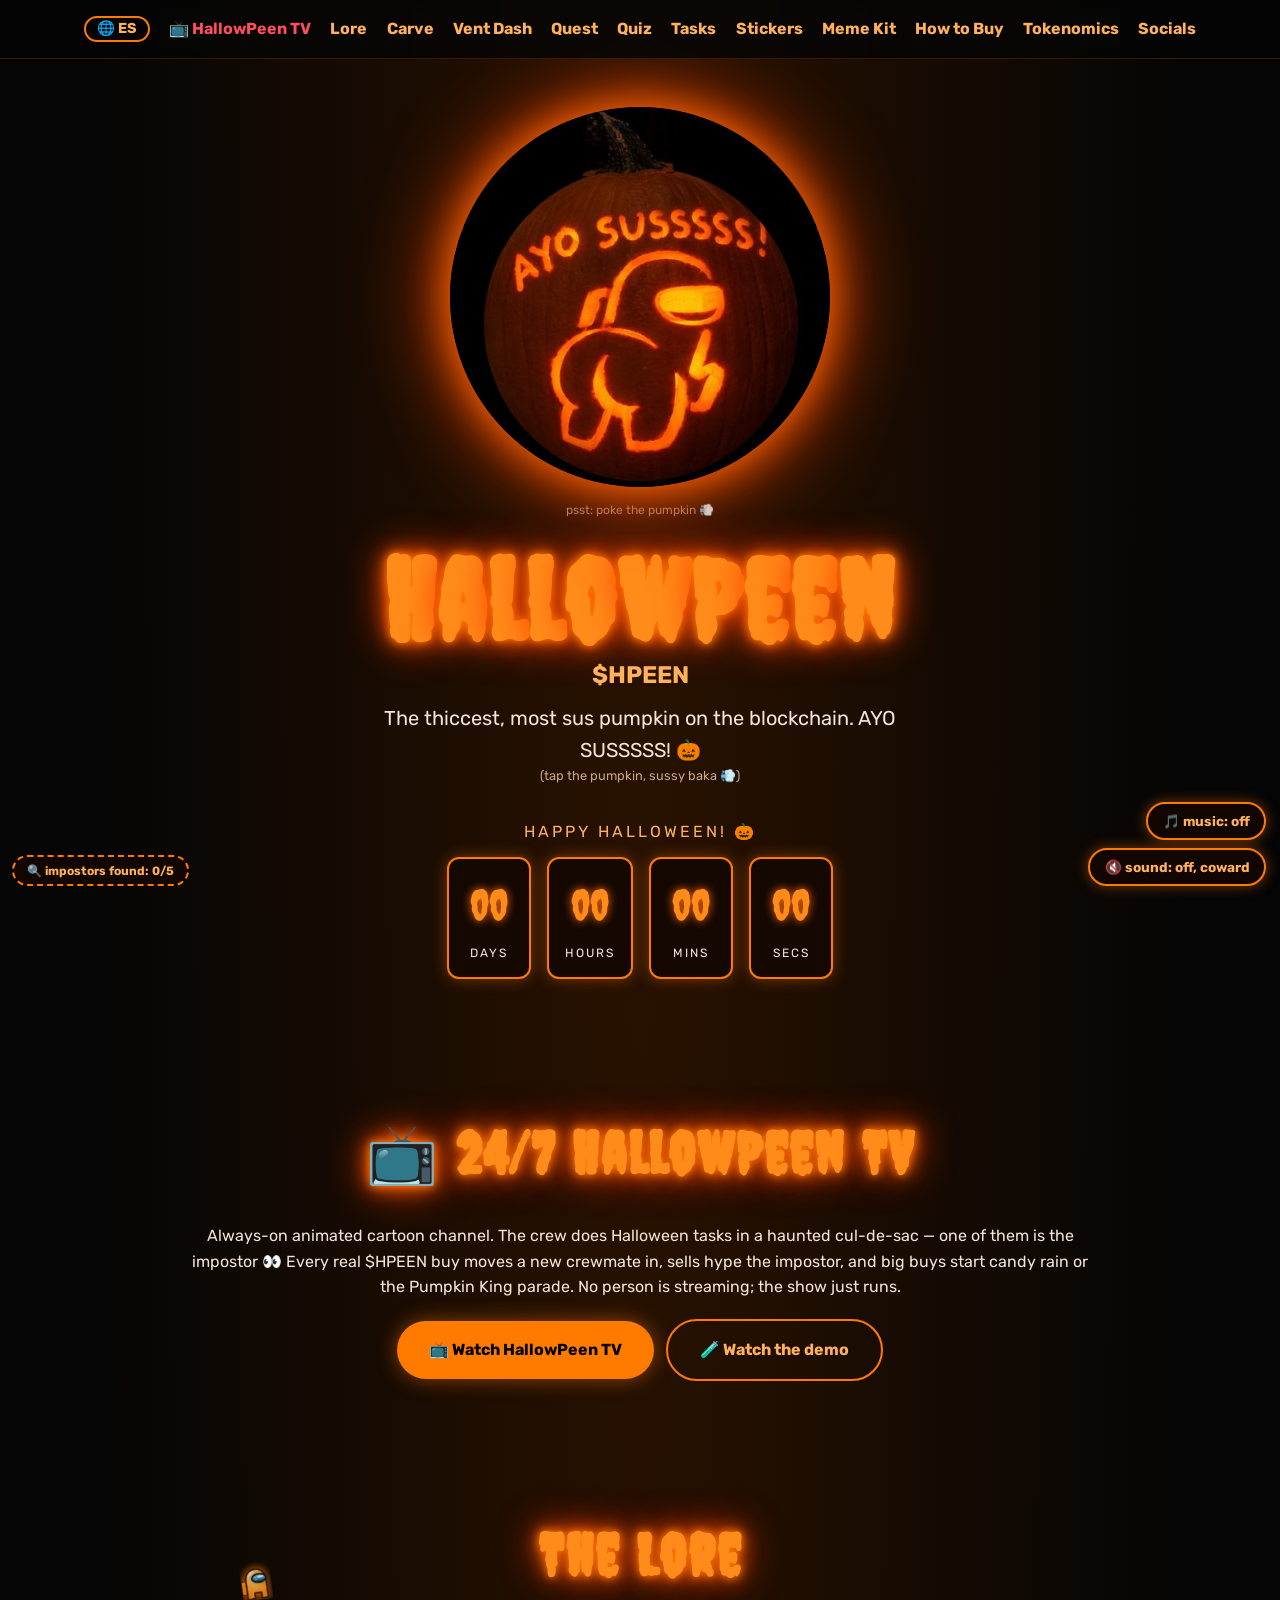
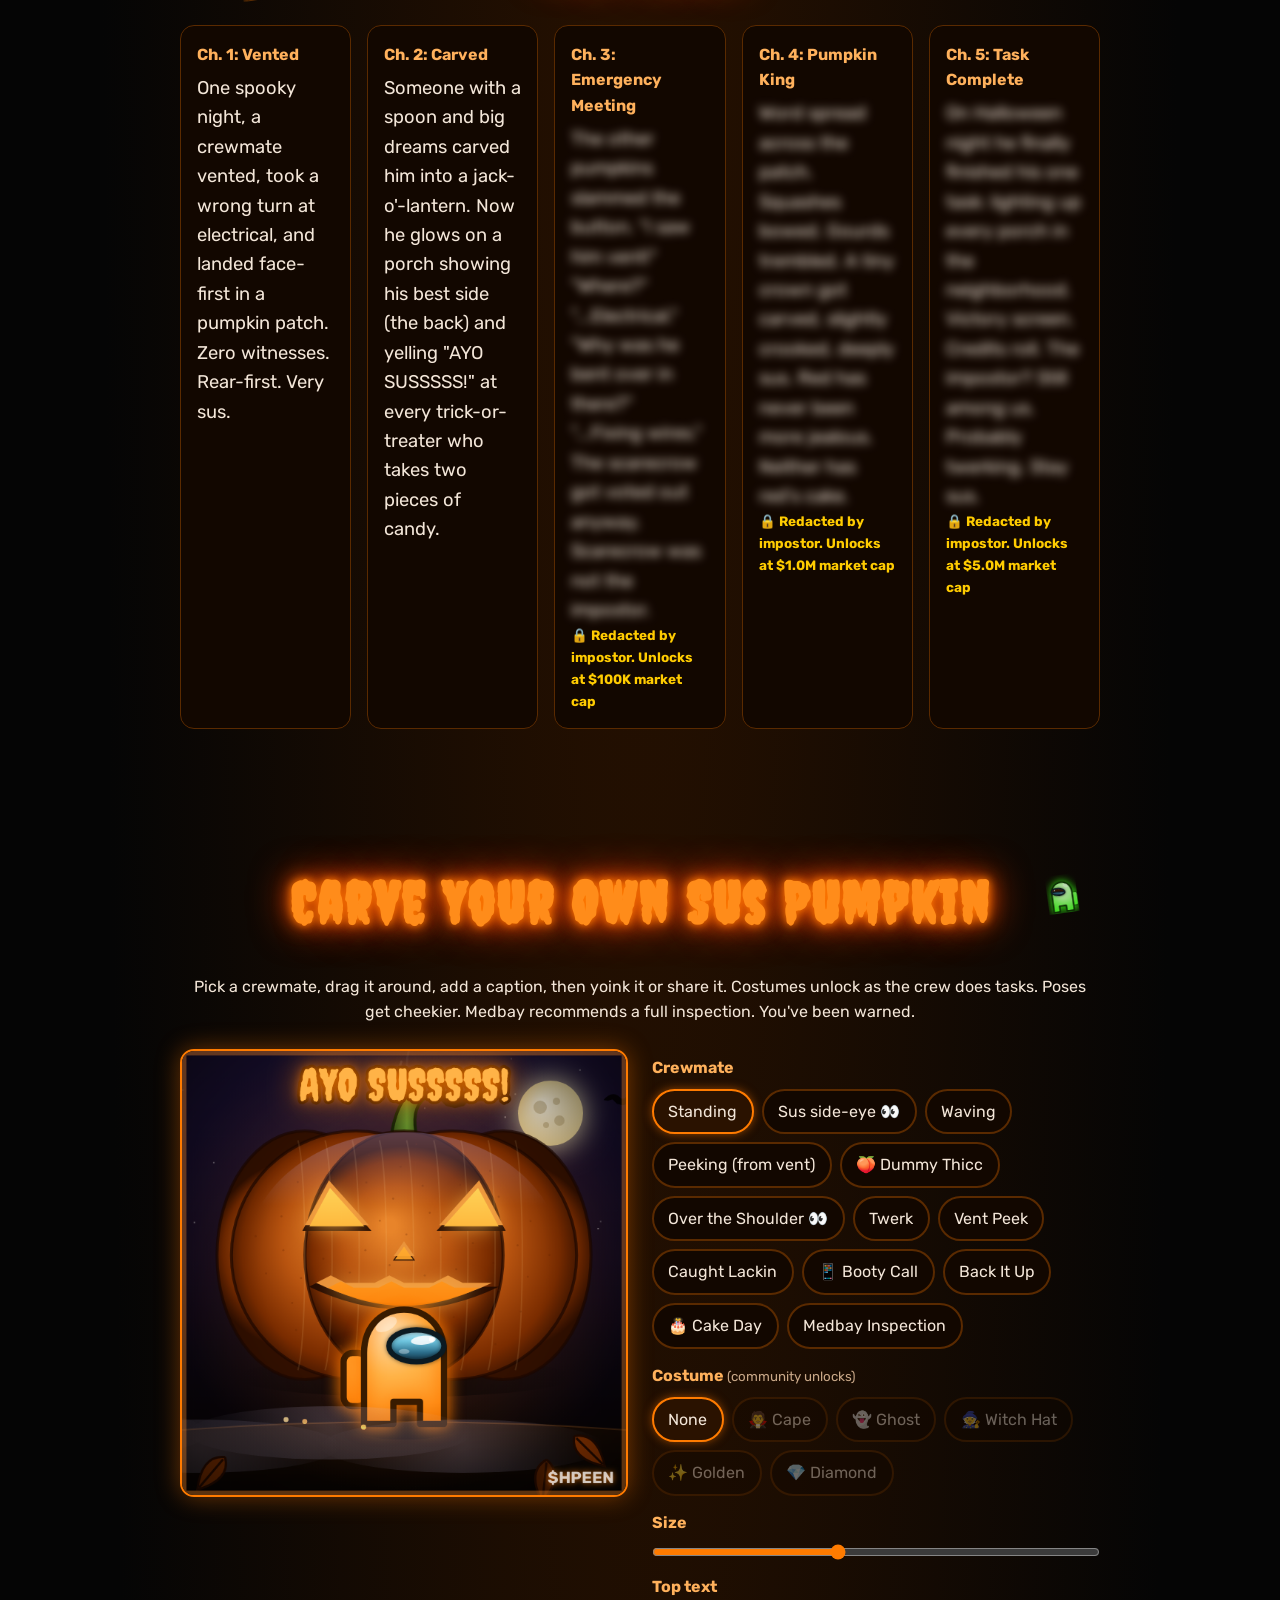
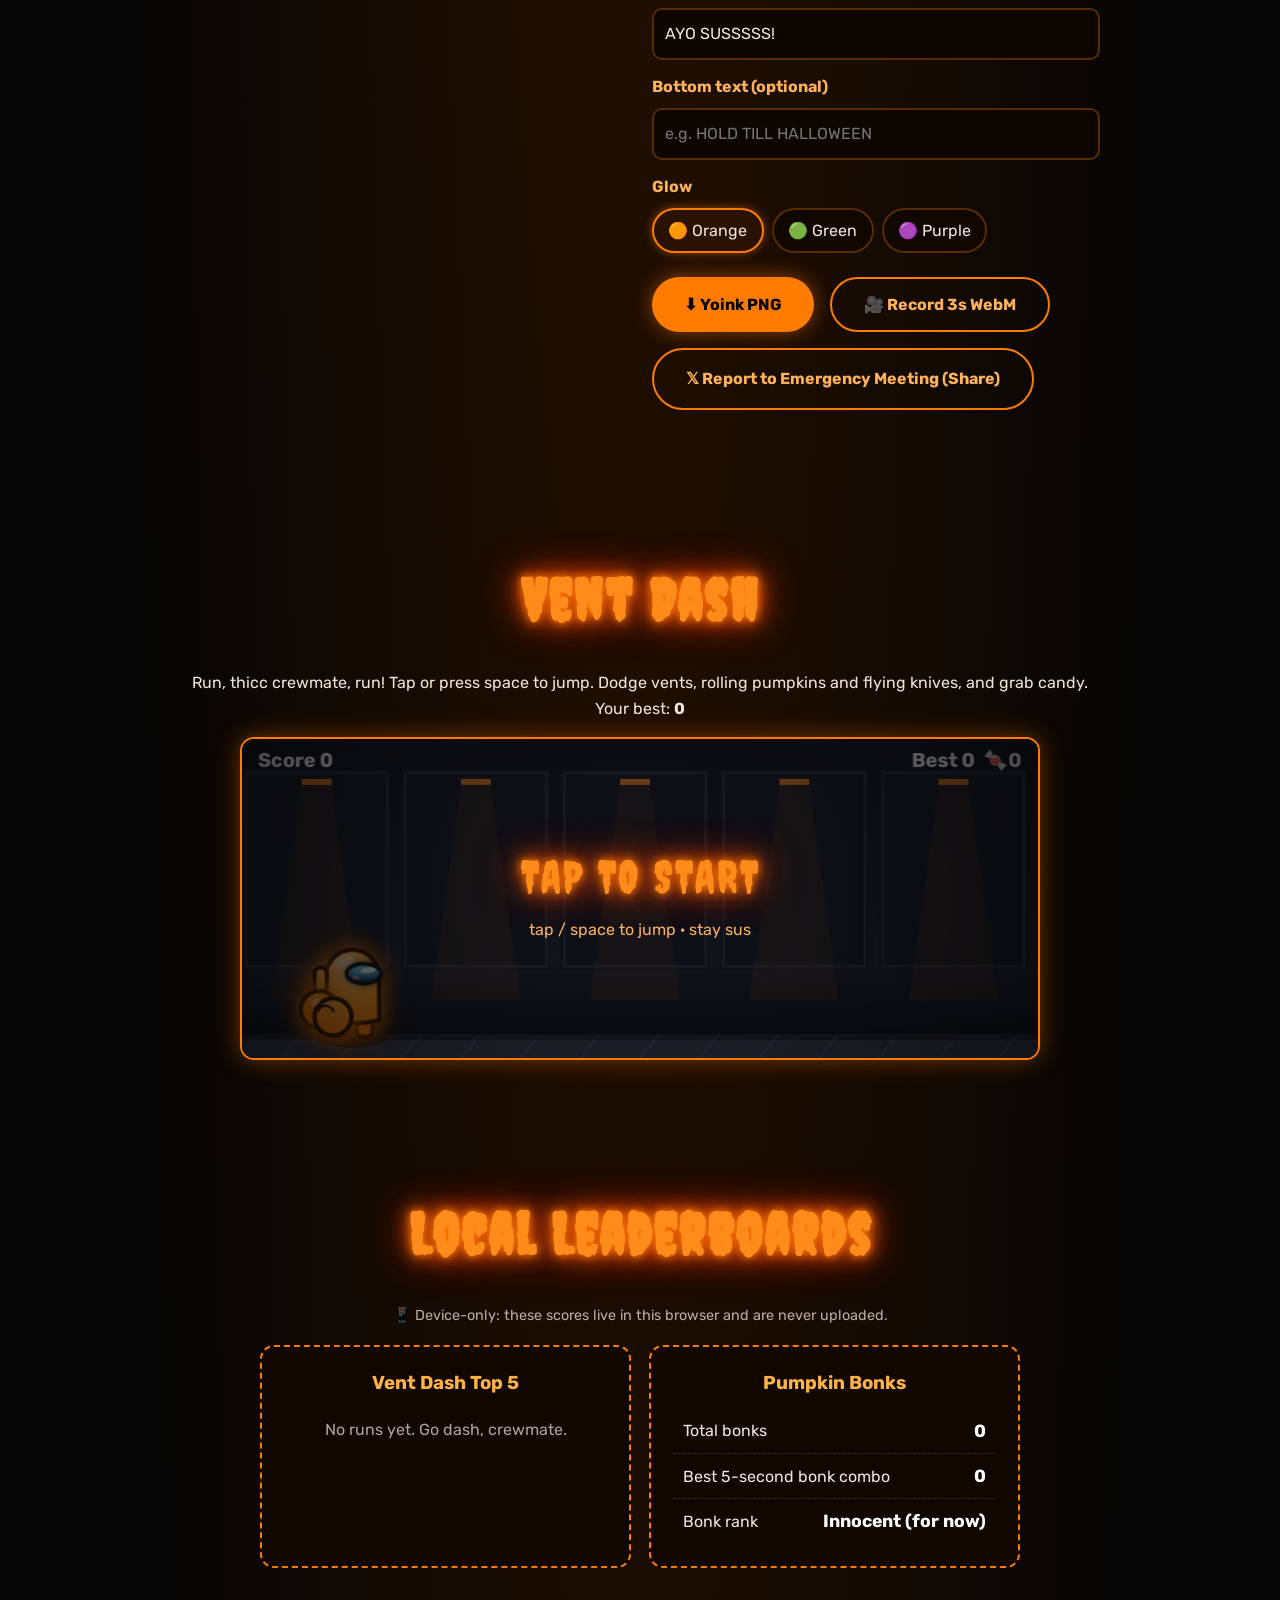
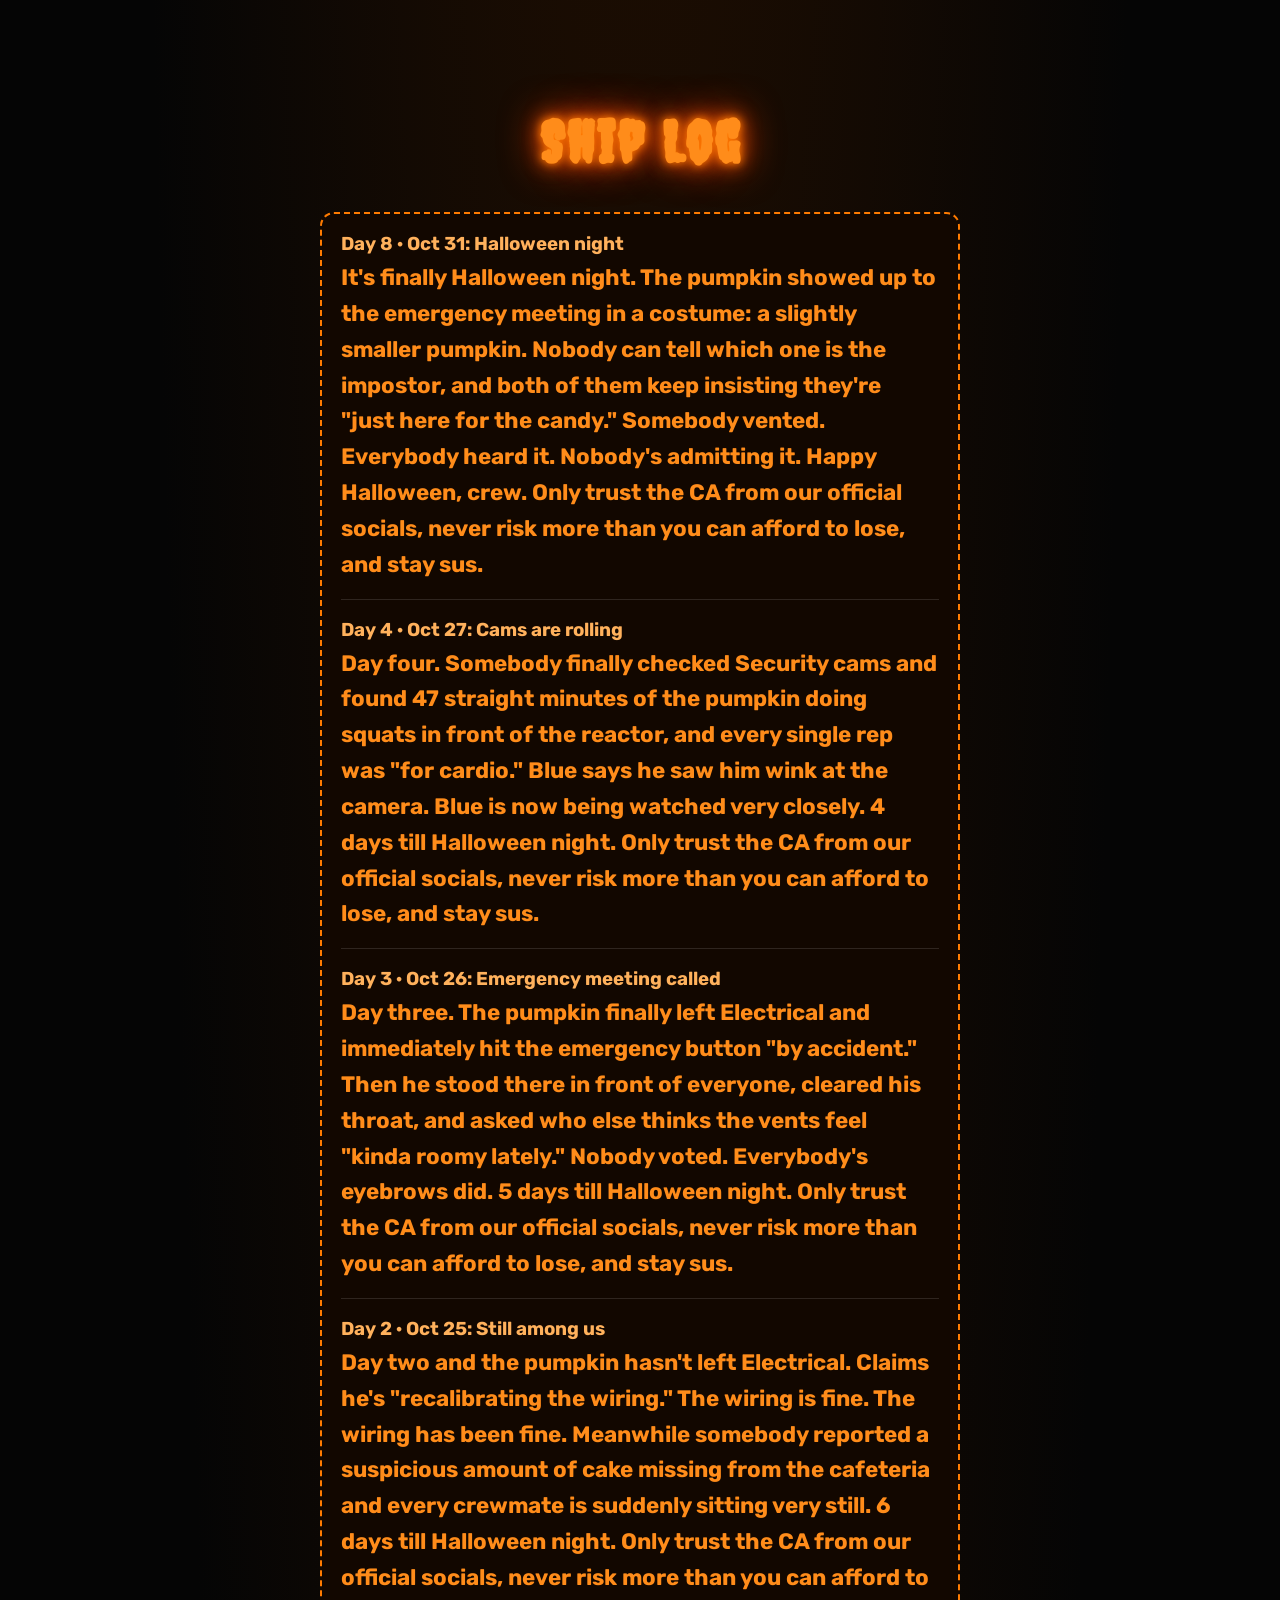
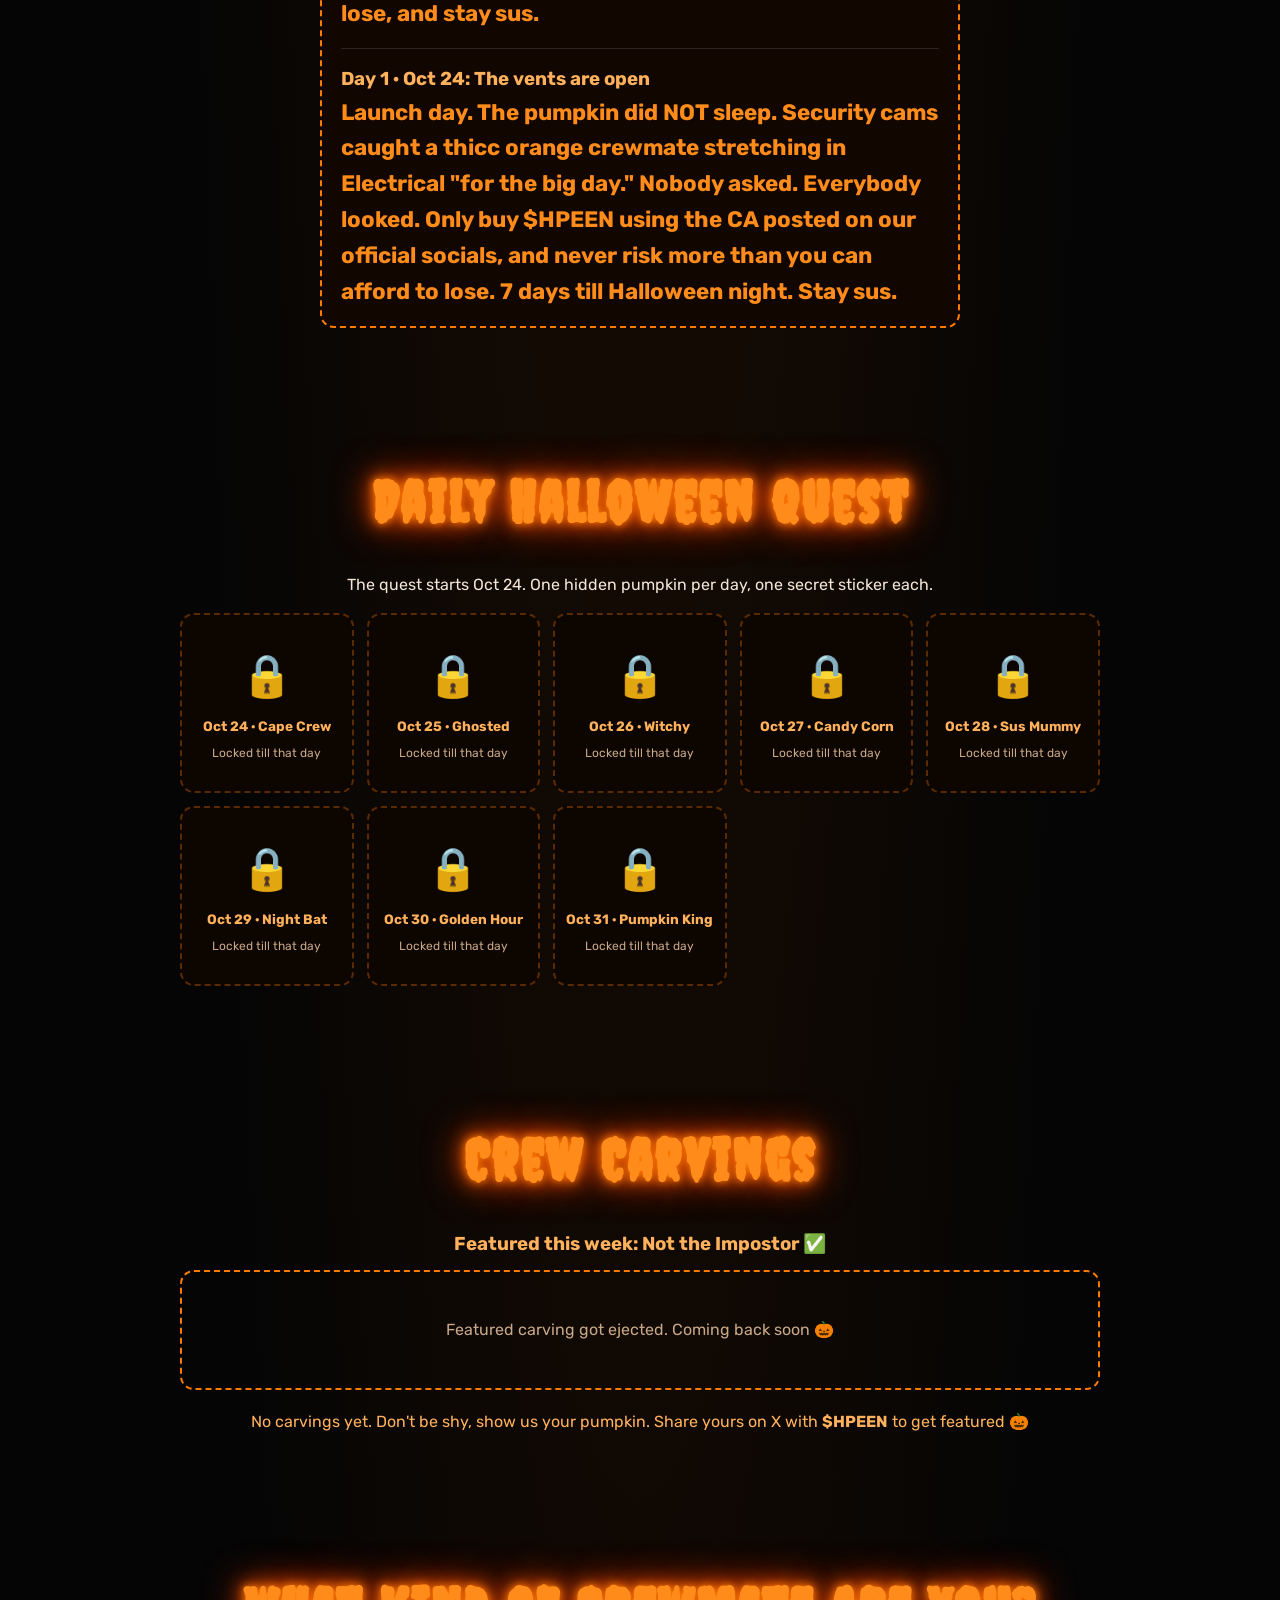
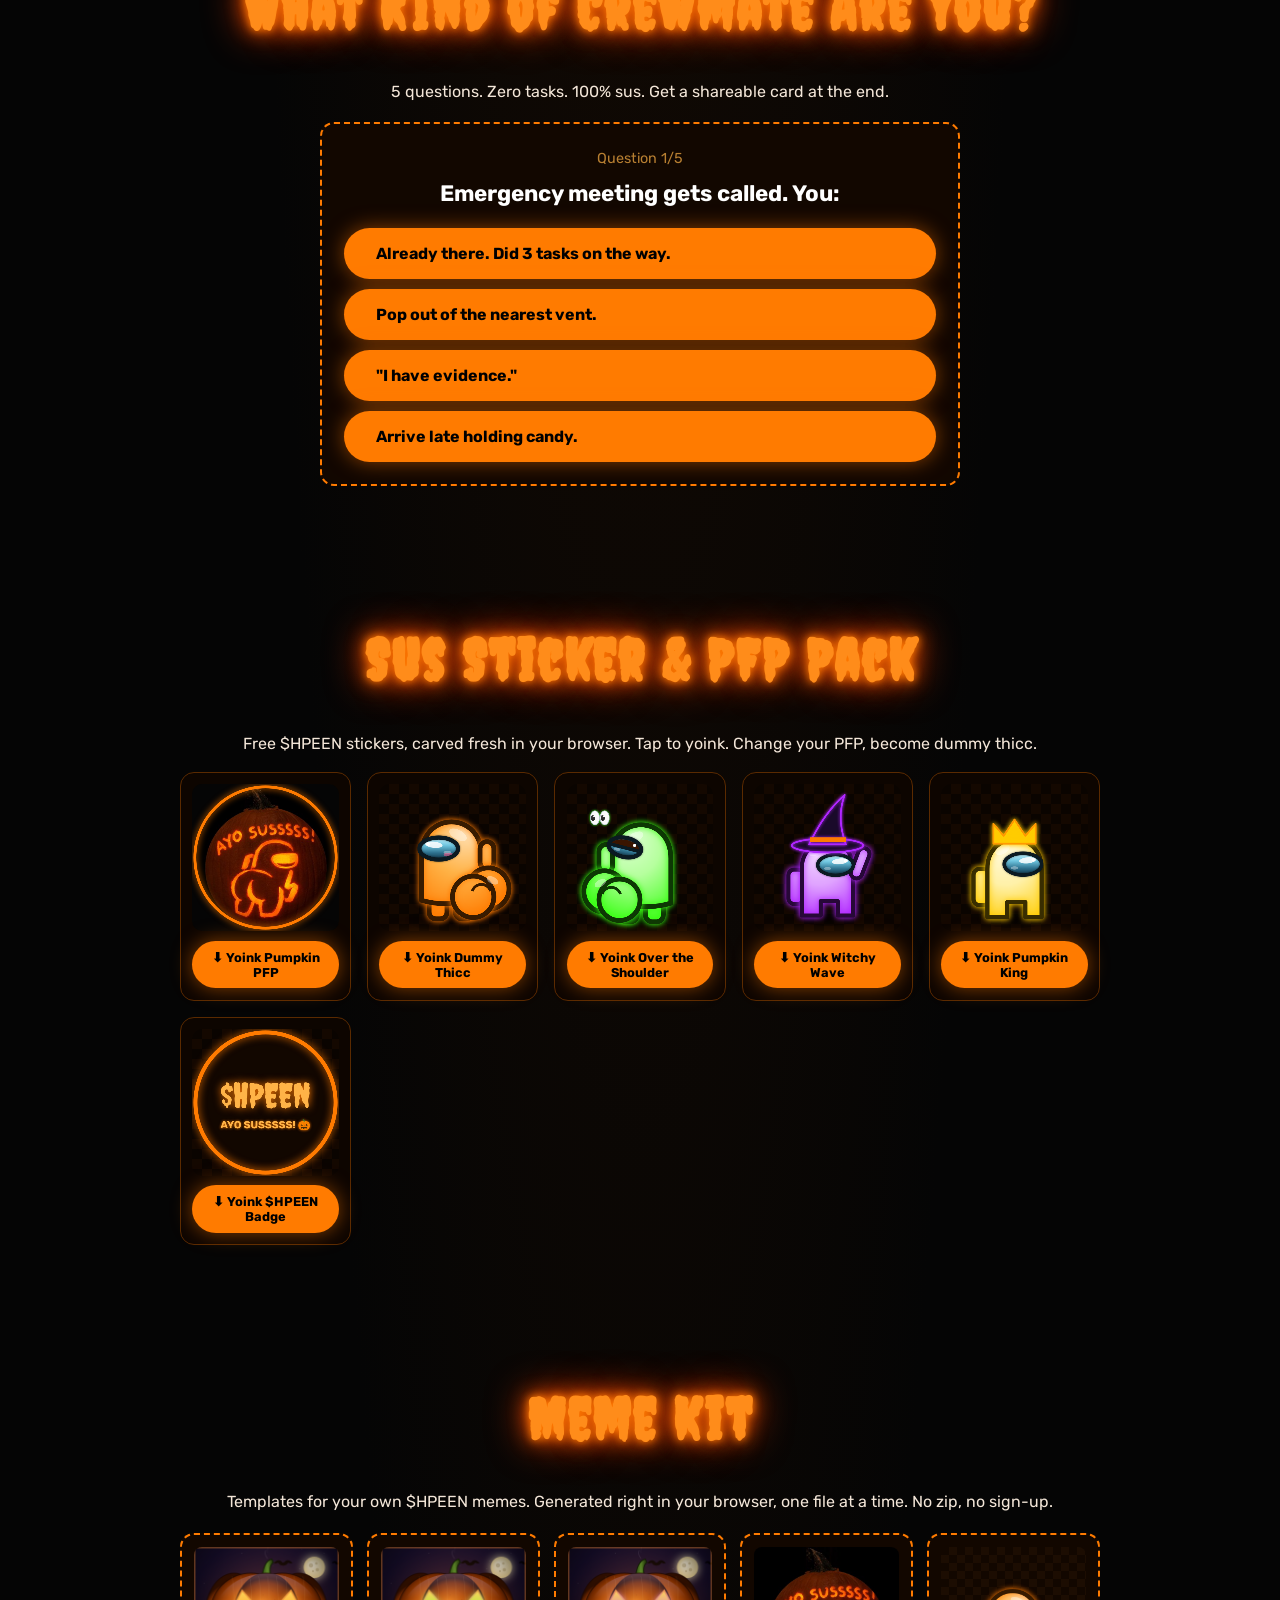
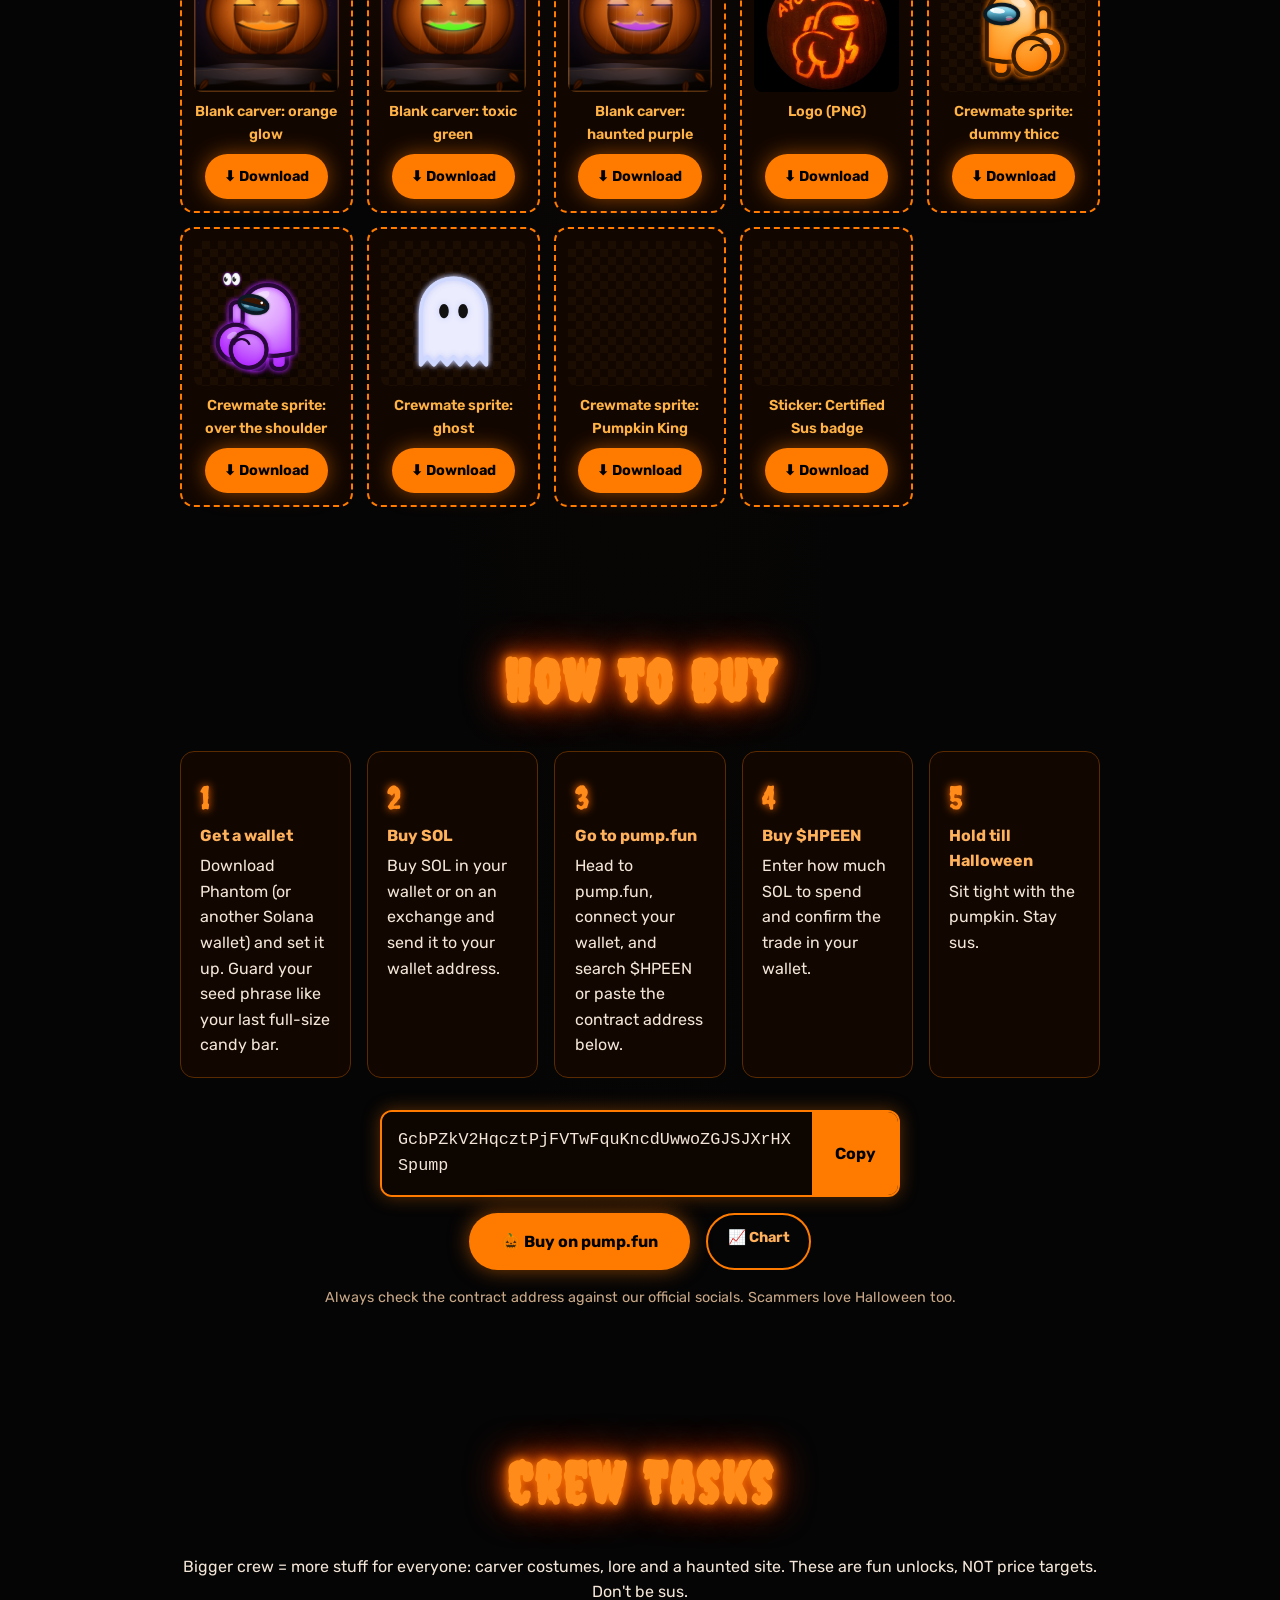
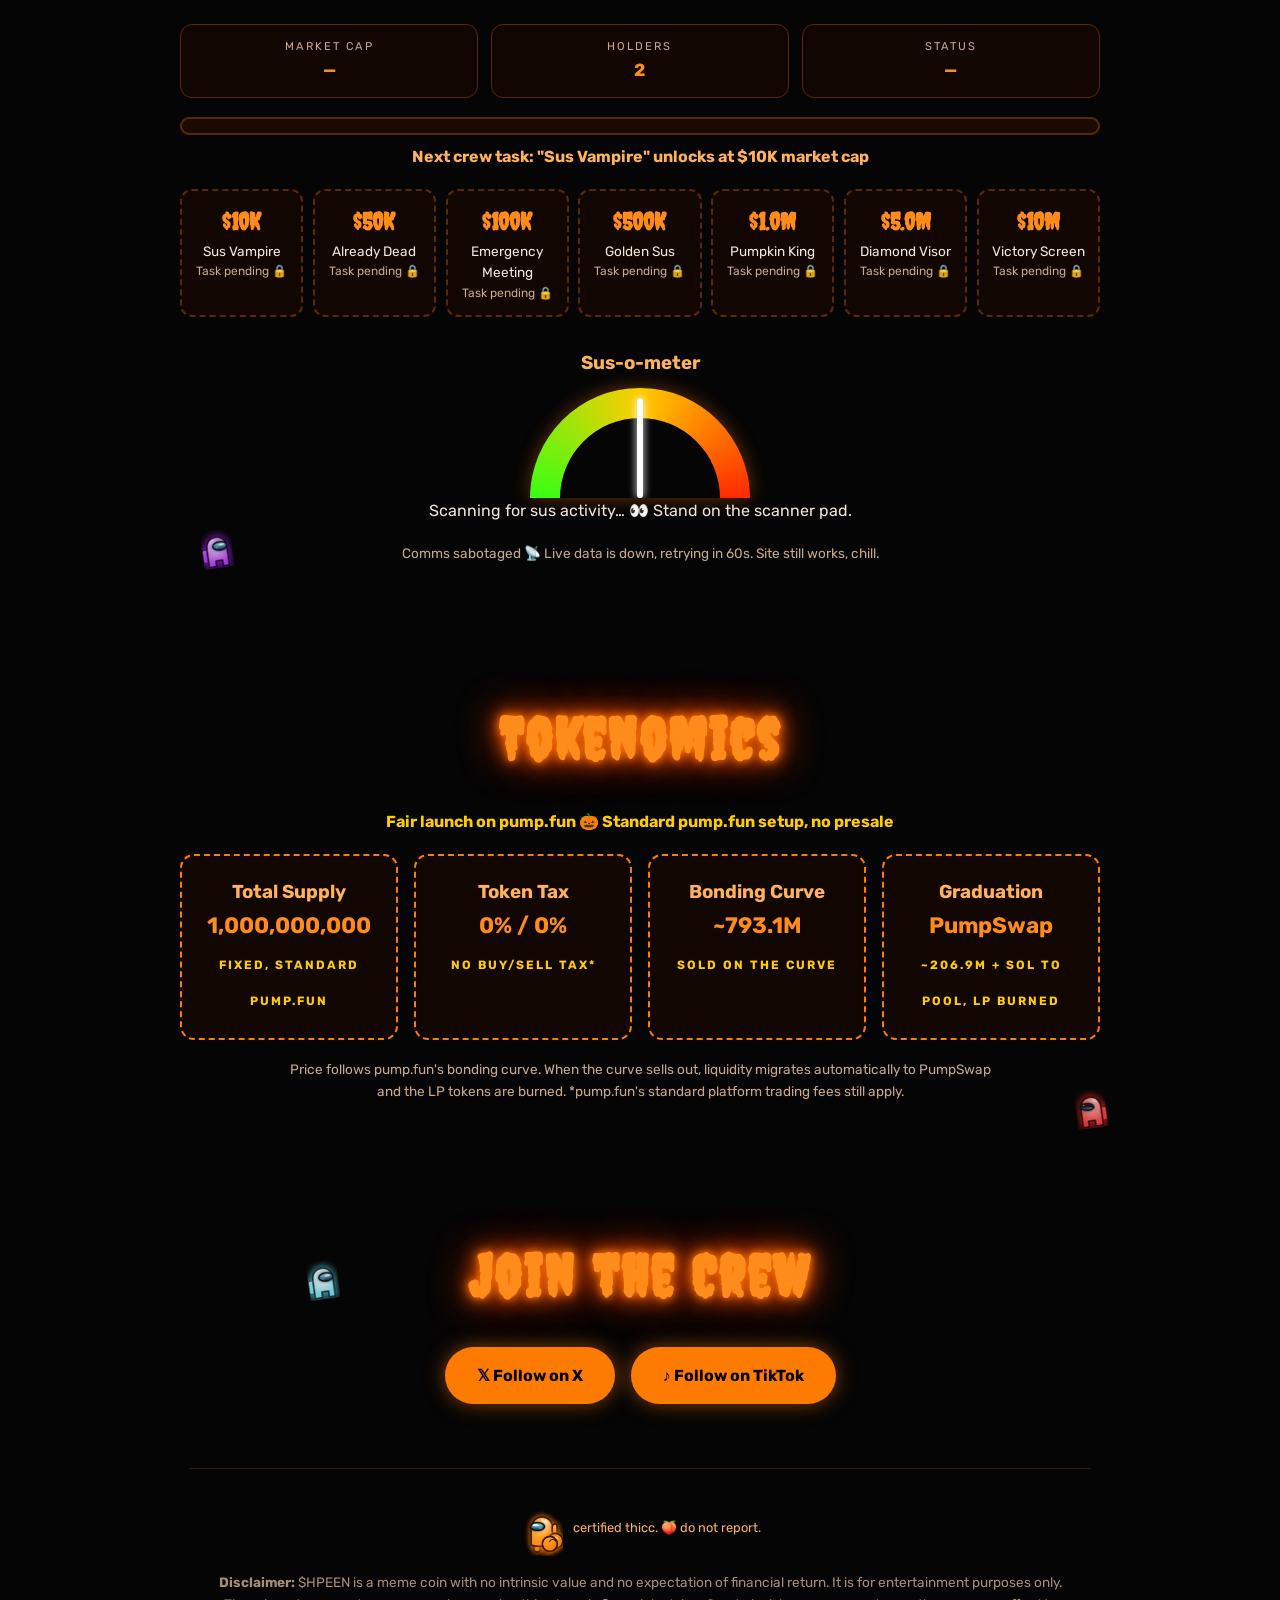
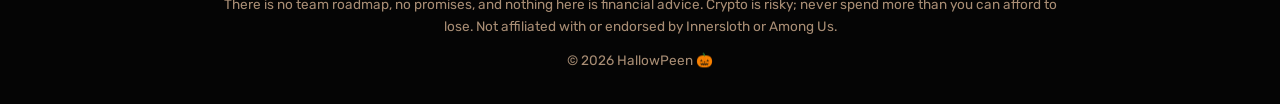
<file: index.html>
<!DOCTYPE html>
<html lang="en"><head><meta charset="UTF-8"><meta name="viewport" content="width=device-width,initial-scale=1">
<title>HallowPeen ($HPEEN) – The Most Sus Pumpkin on Solana</title>
<meta name="description" content="HallowPeen ($HPEEN): the thiccest, most sus pumpkin meme coin on Solana. Carve your own sus pumpkin, unlock crew tasks, yoink stickers. Meme coin, entertainment only.">
<meta name="theme-color" content="#050505"><link rel="canonical" href="https://hallowpeen.com/">
<meta property="og:type" content="website"><meta property="og:url" content="https://hallowpeen.com/"><meta property="og:title" content="HallowPeen ($HPEEN) – AYO SUSSSSS! 🎃">
<meta property="og:description" content="HallowPeen ($HPEEN): the thiccest, most sus pumpkin meme coin on Solana. Carve your own sus pumpkin, unlock crew tasks, yoink stickers. Meme coin, entertainment only."><meta property="og:image" content="https://hallowpeen.com/og.jpg"><meta property="og:image:width" content="1200"><meta property="og:image:height" content="630"><meta property="og:image:alt" content="Glowing carved pumpkin with a cheeky crewmate and the words AYO SUSSSSS!">
<meta name="twitter:card" content="summary_large_image"><meta name="twitter:title" content="HallowPeen ($HPEEN) – AYO SUSSSSS! 🎃"><meta name="twitter:description" content="HallowPeen ($HPEEN): the thiccest, most sus pumpkin meme coin on Solana. Carve your own sus pumpkin, unlock crew tasks, yoink stickers. Meme coin, entertainment only."><meta name="twitter:image" content="https://hallowpeen.com/og.jpg">
<link rel="icon" type="image/png" href="[data-uri]">
<link rel="preconnect" href="https://fonts.googleapis.com"><link rel="preconnect" href="https://fonts.gstatic.com" crossorigin><link href="https://fonts.googleapis.com/css2?family=Creepster&family=Rubik:wght@400;700&display=swap" rel="stylesheet" media="print" onload="this.media='all'"><noscript><link href="https://fonts.googleapis.com/css2?family=Creepster&family=Rubik:wght@400;700&display=swap" rel="stylesheet"></noscript>
<link rel="stylesheet" href="style.css"></head><body>
<a class="skip" href="#main">Skip to the sus content</a>
<nav aria-label="Main"><a href="/live/" style="color:#ff4d5e">📺 HallowPeen TV</a><a href="#about">Lore</a><a href="#carve-sec">Carve</a><a href="#dash-sec">Vent Dash</a><a href="#quest-sec">Quest</a><a href="#quiz-sec">Quiz</a><a href="#unlocks">Tasks</a><a href="#stickers-sec">Stickers</a><a href="#kit-sec">Meme Kit</a><a href="#buy">How to Buy</a><a href="#tokenomics">Tokenomics</a><a href="#socials">Socials</a></nav>
<main id="main">
<header class="hero">
<div id="demoBanner" class="demo-banner" hidden></div>
<div class="logo-wrap" tabindex="0" role="img" aria-label="HallowPeen pumpkin logo (tap it. we dare you 💨)"><span class="boing" aria-hidden="true">*BOING* 🍑</span><img src="[data-uri]" alt="HallowPeen glowing pumpkin logo" class="logo" width="380" height="380" decoding="async" fetchpriority="high"></div>
<h1 class="glow">HallowPeen</h1><p class="ticker">$HPEEN</p>
<p class="tagline">The thiccest, most sus pumpkin on the blockchain. AYO SUSSSSS! 🎃 <small>(tap the pumpkin, sussy baka 💨)</small></p>
<div class="countdown-wrap"><p class="cd-label">Countdown to Halloween Night</p>
<div id="countdown" class="countdown" role="timer" aria-label="Countdown to Halloween night"><div><span id="d">00</span><small>Days</small></div><div><span id="h">00</span><small>Hours</small></div><div><span id="m">00</span><small>Mins</small></div><div><span id="s">00</span><small>Secs</small></div></div></div>
</header>
<section id="live-sec" style="text-align:center"><h2 class="glow">📺 24/7 HallowPeen TV</h2>
<p>Always-on animated cartoon channel. The crew does Halloween tasks in a haunted cul-de-sac — one of them is the impostor 👀 Every real $HPEEN buy moves a new crewmate in, sells hype the impostor, and big buys start candy rain or the Pumpkin King parade. No person is streaming; the show just runs.</p>
<p class="cta-row"><a class="btn" href="/live/">📺 Watch HallowPeen TV</a><a class="btn ghost" href="/live/?demo=1">🧪 Watch the demo</a></p></section>
<section id="about"><h2 class="glow">The Lore</h2>
<div class="chapters">
<article data-lore-at="0"><h3>Ch. 1: Vented</h3><p>One spooky night, a crewmate vented, took a wrong turn at electrical, and landed face-first in a pumpkin patch. Zero witnesses. Rear-first. Very sus.</p><span class="lock"></span></article>
<article data-lore-at="0"><h3>Ch. 2: Carved</h3><p>Someone with a spoon and big dreams carved him into a jack-o'-lantern. Now he glows on a porch showing his best side (the back) and yelling "AYO SUSSSSS!" at every trick-or-treater who takes two pieces of candy.</p><span class="lock"></span></article>
<article data-lore-at="100000"><h3>Ch. 3: Emergency Meeting</h3><p>The other pumpkins slammed the button. "I saw him vent!" "Where?" "...Electrical." "Why was he bent over in there?" "...Fixing wires." The scarecrow got voted out anyway. Scarecrow was not the impostor.</p><span class="lock"></span></article>
<article data-lore-at="1000000"><h3>Ch. 4: Pumpkin King</h3><p>Word spread across the patch. Squashes bowed. Gourds trembled. A tiny crown got carved, slightly crooked, deeply sus. Red has never been more jealous. Neither has red's cake.</p><span class="lock"></span></article>
<article data-lore-at="5000000"><h3>Ch. 5: Task Complete</h3><p>On Halloween night he finally finished his one task: lighting up every porch in the neighborhood. Victory screen. Credits roll. The impostor? Still among us. Probably twerking. Stay sus.</p><span class="lock"></span></article>
</div></section>
<section id="carve-sec"><h2 class="glow">Carve Your Own Sus Pumpkin</h2>
<p>Pick a crewmate, drag it around, add a caption, then yoink it or share it. Costumes unlock as the crew does tasks. Poses get cheekier. Medbay recommends a full inspection. You've been warned.</p>
<div class="carver"><canvas id="carve" width="600" height="600" role="img" aria-label="Your sus pumpkin meme preview. Drag the crewmate to move it."></canvas>
<div class="controls">
<label>Crewmate</label><div class="chips"><button type="button" data-pose="standing" class="on">Standing</button><button type="button" data-pose="sus">Sus side-eye 👀</button><button type="button" data-pose="waving">Waving</button><button type="button" data-pose="peeking">Peeking (from vent)</button><button type="button" data-pose="thicc">🍑 Dummy Thicc</button><button type="button" data-pose="shoulder">Over the Shoulder 👀</button><button type="button" data-pose="twerk">Twerk</button><button type="button" data-pose="ventpeek">Vent Peek</button><button type="button" data-pose="caught">Caught Lackin</button><button type="button" data-pose="booty">📱 Booty Call</button><button type="button" data-pose="backitup">Back It Up</button><button type="button" data-pose="cake">🎂 Cake Day</button><button type="button" data-pose="inspect">Medbay Inspection</button></div>
<label>Costume <small>(community unlocks)</small></label><div class="chips"><button type="button" data-acc="none" class="on">None</button><button type="button" data-acc="cape" disabled>🧛 Cape</button><button type="button" data-acc="ghost" disabled>👻 Ghost</button><button type="button" data-acc="hat" disabled>🧙 Witch Hat</button><button type="button" data-acc="golden" disabled>✨ Golden</button><button type="button" data-acc="diamond" disabled>💎 Diamond</button></div>
<label for="sizeR">Size</label><input id="sizeR" type="range" min="0.5" max="2.2" step="0.05" value="1.2">
<label for="topText">Top text</label><input id="topText" type="text" autocomplete="off" maxlength="40" value="AYO SUSSSSS!">
<label for="botText">Bottom text (optional)</label><input id="botText" type="text" autocomplete="off" maxlength="40" placeholder="e.g. HOLD TILL HALLOWEEN">
<label>Glow</label><div class="chips"><button type="button" data-glow="orange" class="on">🟠 Orange</button><button type="button" data-glow="green">🟢 Green</button><button type="button" data-glow="purple">🟣 Purple</button></div>
<div class="cta"><button type="button" id="dlBtn" class="btn">⬇ Yoink PNG</button><button type="button" id="recBtn" class="btn ghost">🎥 Record 3s WebM</button><a id="xBtn" class="btn ghost" href="#" target="_blank" rel="noopener">𝕏 Report to Emergency Meeting (Share)</a></div>
</div></div></section>
<section id="dash-sec"><h2 class="glow">Vent Dash</h2>
<p>Run, thicc crewmate, run! Tap or press space to jump. Dodge vents, rolling pumpkins and flying knives, and grab candy. Your best: <b id="dashBest">0</b></p>
<div class="dash-wrap"><canvas id="dash" width="800" height="320" role="img" aria-label="Vent Dash game. Tap or press space to jump."></canvas>
<div id="dashMsg" class="dash-msg"><p id="dashTitle" class="glow">TAP TO START</p><p id="dashSub">tap / space to jump · stay sus</p><a id="dashShare" class="btn small" href="#" target="_blank" rel="noopener" hidden>𝕏 Share score</a></div></div></section>
<section id="board-sec"><h2 class="glow">Local Leaderboards</h2><p class="small-note" id="boardNote">📱 Device-only: these scores live in this browser and are never uploaded.</p>
<div class="boards"><div class="board card"><h3 id="bDashH">Vent Dash Top 5</h3><ol id="boardDash"></ol></div>
<div class="board card"><h3 id="bBonkH">Pumpkin Bonks</h3><ul id="boardBonk"></ul></div></div></section>
<section id="log-sec"><h2 class="glow">Ship Log</h2><div class="card" style="max-width:640px;margin:0 auto;padding:1rem 1.2rem;text-align:left"><h3>Day 8 · Oct 31: Halloween night</h3><p>It's finally Halloween night. The pumpkin showed up to the emergency meeting in a costume: a slightly smaller pumpkin. Nobody can tell which one is the impostor, and both of them keep insisting they're "just here for the candy." Somebody vented. Everybody heard it. Nobody's admitting it. Happy Halloween, crew. Only trust the CA from our official socials, never risk more than you can afford to lose, and stay sus.</p><hr style="border:0;border-top:1px solid rgba(255,255,255,.12);margin:1rem 0"><h3>Day 4 · Oct 27: Cams are rolling</h3><p>Day four. Somebody finally checked Security cams and found 47 straight minutes of the pumpkin doing squats in front of the reactor, and every single rep was "for cardio." Blue says he saw him wink at the camera. Blue is now being watched very closely. 4 days till Halloween night. Only trust the CA from our official socials, never risk more than you can afford to lose, and stay sus.</p><hr style="border:0;border-top:1px solid rgba(255,255,255,.12);margin:1rem 0"><h3>Day 3 · Oct 26: Emergency meeting called</h3><p>Day three. The pumpkin finally left Electrical and immediately hit the emergency button "by accident." Then he stood there in front of everyone, cleared his throat, and asked who else thinks the vents feel "kinda roomy lately." Nobody voted. Everybody's eyebrows did. 5 days till Halloween night. Only trust the CA from our official socials, never risk more than you can afford to lose, and stay sus.</p><hr style="border:0;border-top:1px solid rgba(255,255,255,.12);margin:1rem 0"><h3>Day 2 · Oct 25: Still among us</h3><p>Day two and the pumpkin hasn't left Electrical. Claims he's "recalibrating the wiring." The wiring is fine. The wiring has been fine. Meanwhile somebody reported a suspicious amount of cake missing from the cafeteria and every crewmate is suddenly sitting very still. 6 days till Halloween night. Only trust the CA from our official socials, never risk more than you can afford to lose, and stay sus.</p><hr style="border:0;border-top:1px solid rgba(255,255,255,.12);margin:1rem 0"><h3>Day 1 · Oct 24: The vents are open</h3><p>Launch day. The pumpkin did NOT sleep. Security cams caught a thicc orange crewmate stretching in Electrical "for the big day." Nobody asked. Everybody looked. Only buy $HPEEN using the CA posted on our official socials, and never risk more than you can afford to lose. 7 days till Halloween night. Stay sus.</p></div></section>
<section id="quest-sec"><h2 class="glow">Daily Halloween Quest</h2>
<p id="questStatus"></p><div id="questGrid" class="qgrid"></div></section>
<section id="gallery-sec"><h2 class="glow">Crew Carvings</h2>
<div class="featured-wrap"><h3>Featured this week: Not the Impostor ✅</h3><div id="featured" class="featured">Featured carving got ejected. Coming back soon 🎃</div></div>
<div id="gallery" class="gallery"></div></section>
<section id="quiz-sec"><h2 class="glow">What Kind of Crewmate Are You?</h2><p id="quizIntro">5 questions. Zero tasks. 100% sus. Get a shareable card at the end.</p><div id="quiz" class="quiz card" aria-live="polite"></div></section>
<section id="stickers-sec"><h2 class="glow">Sus Sticker &amp; PFP Pack</h2><p>Free $HPEEN stickers, carved fresh in your browser. Tap to yoink. Change your PFP, become dummy thicc.</p><div id="stickers" class="stickers"></div></section>
<section id="kit-sec"><h2 class="glow">Meme Kit</h2><p id="kitIntro">Templates for your own $HPEEN memes. Generated right in your browser, one file at a time. No zip, no sign-up.</p><div id="kit" class="kit"></div></section>
<section id="buy"><h2 class="glow">How to Buy</h2>
<div id="prelaunch" class="prelaunch" hidden><p class="cd-label">Emergency meeting (launch on pump.fun) in</p><p id="lcd" class="lcd glow">--</p><p>The pumpkin isn't carved yet. Don't get left in the vents: follow on X so you're there when the button gets slammed.</p><a id="notifyBtn" class="btn" href="#" target="_blank" rel="noopener">𝕏 Get pinged on X (no venting)</a></div>
<div id="buyLive"><ol class="steps">
<li><b>Get a wallet</b><span>Download Phantom (or another Solana wallet) and set it up. Guard your seed phrase like your last full-size candy bar.</span></li>
<li><b>Buy SOL</b><span>Buy SOL in your wallet or on an exchange and send it to your wallet address.</span></li>
<li><b>Go to pump.fun</b><span>Head to pump.fun, connect your wallet, and search $HPEEN or paste the contract address below.</span></li>
<li><b>Buy $HPEEN</b><span>Enter how much SOL to spend and confirm the trade in your wallet.</span></li>
<li><b>Hold till Halloween</b><span>Sit tight with the pumpkin. Stay sus.</span></li></ol>
<div class="ca"><code id="ca">CA: coming soon</code><button id="copy" type="button" aria-label="Copy contract address">Copy</button></div>
<div class="cta"><a id="pumpBtn" class="btn" href="https://pump.fun" target="_blank" rel="noopener">🎃 Buy on pump.fun</a><a id="chartBtn" class="btn small ghost" href="#" target="_blank" rel="noopener">📈 Chart (DexScreener soon)</a></div>
<p class="warn">Always check the contract address against our official socials. Scammers love Halloween too.</p></div></section>
<section id="unlocks"><h2 class="glow">Crew Tasks</h2>
<p>Bigger crew = more stuff for everyone: carver costumes, lore and a haunted site. These are fun unlocks, NOT price targets. Don't be sus.</p>
<div class="stats"><div><small>Market cap</small><b id="stat-mcap">—</b></div><div><small>Holders</small><b id="stat-holders">—</b></div><div><small>Status</small><b id="stat-grad">—</b></div></div>
<div class="mprog"><div id="mbar" class="mbar"></div></div><p id="mlabel" class="mlabel"></p>
<ol id="ladder" class="ladder"></ol>
<div class="sus"><h3>Sus-o-meter</h3><div class="gauge"><div id="susNeedle" class="needle"></div></div><p id="susLabel">Scanning for sus activity… 👀</p></div>
<p id="stat-src" class="fine"></p></section>
<section id="tokenomics"><h2 class="glow">Tokenomics</h2><p class="ph-note">Fair launch on pump.fun 🎃 Standard pump.fun setup, no presale</p>
<div class="grid">
<div class="card"><h3>Total Supply</h3><p>1,000,000,000<br><small>fixed, standard pump.fun</small></p></div>
<div class="card"><h3>Token Tax</h3><p>0% / 0%<br><small>no buy/sell tax*</small></p></div>
<div class="card"><h3>Bonding Curve</h3><p>~793.1M<br><small>sold on the curve</small></p></div>
<div class="card"><h3>Graduation</h3><p>PumpSwap<br><small>~206.9M + SOL to pool, LP burned</small></p></div></div>
<p class="fine">Price follows pump.fun's bonding curve. When the curve sells out, liquidity migrates automatically to PumpSwap and the LP tokens are burned. *pump.fun's standard platform trading fees still apply.</p></section>
<section id="socials"><h2 class="glow">Join the Crew</h2>
<div class="socials"><a id="xFollow" class="btn" href="#">𝕏 Follow on X</a><a id="ttFollow" class="btn" href="#">♪ Follow on TikTok</a></div></section>
</main>
<footer><p><b>Disclaimer:</b> $HPEEN is a meme coin with no intrinsic value and no expectation of financial return. It is for entertainment purposes only. There is no team roadmap, no promises, and nothing here is financial advice. Crypto is risky; never spend more than you can afford to lose. Not affiliated with or endorsed by Innersloth or Among Us.</p><p>© 2026 HallowPeen 🎃</p></footer>
<script>
// ==== EDIT THESE AT LAUNCH ====
const CA = "GcbPZkV2HqcztPjFVTwFquKncdUwwoZGJSJXrHXSpump";  // mint address
const PUMP_URL = "";        // e.g. "https://pump.fun/coin/<CA>" (auto-built from CA if left blank)
const CHART_URL = "";       // e.g. "https://dexscreener.com/solana/<CA>" (auto-built from CA if left blank)
const LAUNCH = "2026-10-24T00:00:00";  // pre-launch countdown target (visitor's local time)
const X_URL = "https://x.com/Hallowpeen";          // the coin's X profile (Follow + "Get pinged" buttons)
const TIKTOK_URL = "https://www.tiktok.com/@hallowpeen0";     // the coin's TikTok profile
const HOLDERS = 2;          // manual holder count (no free keyless holder API); update by hand
const GALLERY = [];         // community carving image URLs, e.g. ["https://.../carving1.jpg"]
const FEATURED = "";        // "Featured this week" image URL
// ==============================
window.HPCFG={CA,PUMP_URL,CHART_URL,LAUNCH,X_URL,TIKTOK_URL,HOLDERS,GALLERY,FEATURED};
[["xFollow",X_URL],["ttFollow",TIKTOK_URL]].forEach(([id,u])=>{const a=document.getElementById(id);if(a&&u&&u!=="#"){a.href=u;a.target="_blank";a.rel="noopener";}});
const pumpLink = PUMP_URL || (CA ? "https://pump.fun/coin/"+CA : "https://pump.fun");
document.getElementById('pumpBtn').href = pumpLink;
document.getElementById('ca').textContent = CA ? CA : "CA: coming soon";
const cb=document.getElementById('chartBtn');
if(CHART_URL||CA){cb.href=CHART_URL||("https://dexscreener.com/solana/"+CA);cb.textContent="📈 Chart";}else{cb.removeAttribute('target');cb.onclick=e=>e.preventDefault();}
const t=new Date(2026,9,31,0,0,0).getTime();
function tick(){let d=Math.max(0,t-Date.now());const p=n=>String(n).padStart(2,'0');
document.getElementById('d').textContent=p(Math.floor(d/864e5));document.getElementById('h').textContent=p(Math.floor(d/36e5)%24);
document.getElementById('m').textContent=p(Math.floor(d/6e4)%60);document.getElementById('s').textContent=p(Math.floor(d/1e3)%60);
if(d===0)document.querySelector('.cd-label').textContent='HAPPY HALLOWEEN! 🎃';}
tick();setInterval(tick,1000);
document.getElementById('copy').onclick=async e=>{const txt=document.getElementById('ca').textContent;
try{await navigator.clipboard.writeText(txt)}catch(_){}e.target.textContent='Copied!';setTimeout(()=>e.target.textContent='Copy',1500)};
</script><div id="toasts" class="toasts" aria-live="polite"></div><div class="night-ghost" aria-hidden="true">👻</div>
<script src="i18n.js?v=4"></script>
<script src="sound.js?v=2"></script><script src="app.js?v=2"></script><script src="features.js?v=2"></script><script src="motion.js?v=2"></script><script src="extras.js?v=2"></script><script src="game.js?v=2"></script><script src="quest.js?v=2"></script>
<script src="board.js"></script>
<script src="quiz.js"></script>
<script src="kit.js"></script>
<script src="fart.js?v=2"></script></body></html>
</file>
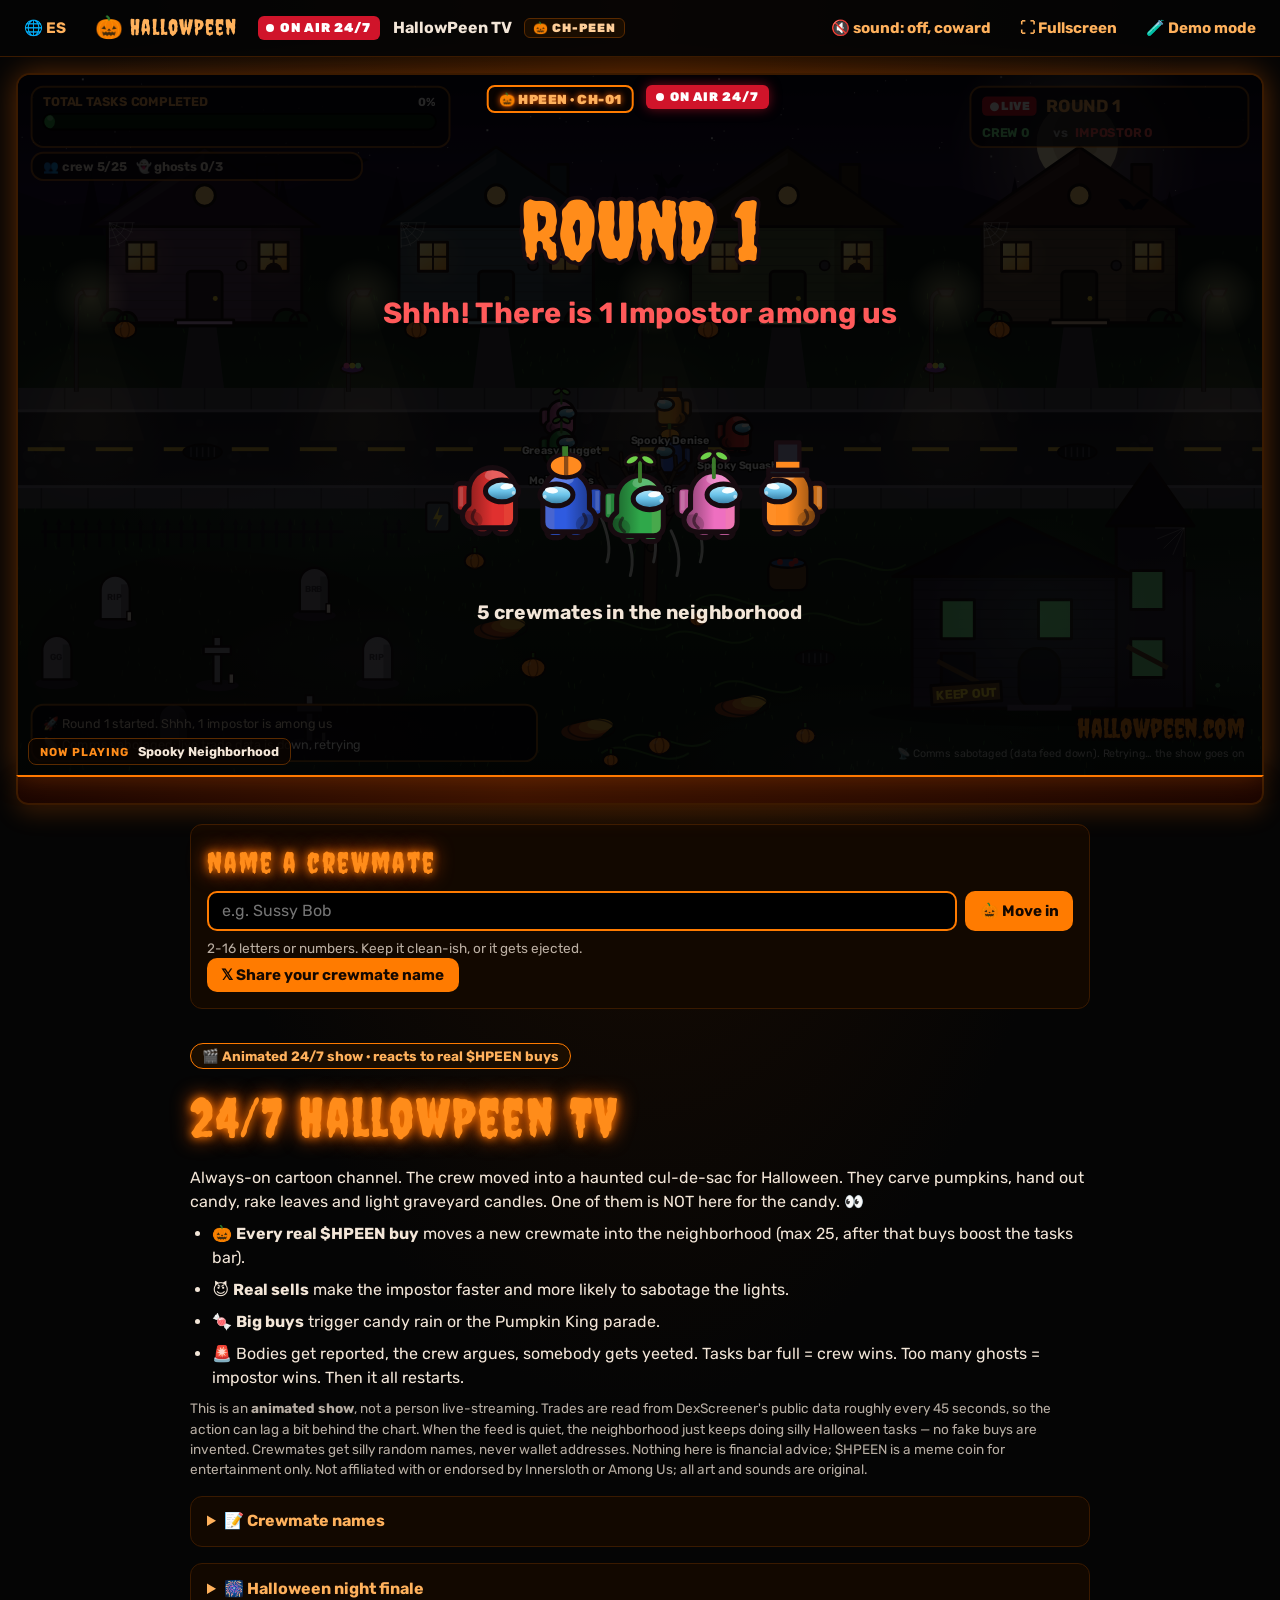
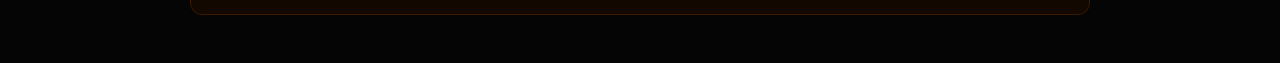
<file: live/index.html>
<!DOCTYPE html>
<html lang="en"><head><meta charset="UTF-8"><meta name="viewport" content="width=device-width,initial-scale=1">
<title>24/7 HallowPeen TV 🎃 ($HPEEN)</title>
<meta name="description" content="24/7 HallowPeen TV: an always-on animated cartoon channel. Sus crewmates do Halloween tasks in a haunted cul-de-sac. Every real $HPEEN buy moves a new crewmate in.">
<meta name="theme-color" content="#050505"><link rel="canonical" href="https://hallowpeen.com/live/">
<meta property="og:type" content="website"><meta property="og:url" content="https://hallowpeen.com/live/"><meta property="og:title" content="24/7 HallowPeen TV 🎃">
<meta property="og:description" content="Always-on animated HallowPeen TV. Sus crewmates, one hidden impostor, a haunted cul-de-sac. Real $HPEEN buys move crewmates in."><meta property="og:image" content="https://hallowpeen.com/og.jpg">
<meta name="twitter:card" content="summary_large_image"><meta name="twitter:image" content="https://hallowpeen.com/og.jpg">
<link rel="preconnect" href="https://fonts.googleapis.com"><link rel="preconnect" href="https://fonts.gstatic.com" crossorigin>
<link href="https://fonts.googleapis.com/css2?family=Creepster&family=Rubik:wght@400;700;900&display=swap" rel="stylesheet">
<link rel="icon" href="data:image/svg+xml,%3Csvg xmlns=%22http://www.w3.org/2000/svg%22 viewBox=%220 0 100 100%22%3E%3Ctext y=%22.9em%22 font-size=%2290%22%3E%F0%9F%8E%83%3C/text%3E%3C/svg%3E">
<link rel="stylesheet" href="sim.css">
<script>if(/[?&]obs=1\b/.test(location.search))document.documentElement.className="obs";</script></head>
<body>
<nav class="bar" aria-label="HallowPeen TV">
<a class="home" href="/">🎃 HallowPeen</a>
<span class="onair"><i></i>ON AIR 24/7</span>
<span class="ttl">HallowPeen TV</span>
<span class="chbug" title="channel">🎃 CH-PEEN</span>
<span class="sp"></span>
<button type="button" id="sndBtn" aria-pressed="false">🔇 sound: off, coward</button>
<button type="button" id="fsBtn">⛶ Fullscreen</button>
<a id="demoLink" href="?demo=1">🧪 Demo mode</a>
</nav>
<main>
<div class="tv-frame">
<div class="stage" id="stage">
<canvas id="sim" width="1280" height="720" role="img" aria-label="Animated HallowPeen TV show: crewmates doing Halloween tasks in a spooky neighborhood while a hidden impostor stalks them"></canvas>
<div class="tv-chrome" aria-hidden="true">
  <div class="tv-bug">🎃 HPEEN · CH-01</div>
  <div class="tv-onair"><i></i>ON AIR 24/7</div>
  <div class="tv-now"><span class="lbl">NOW PLAYING</span> <span id="nowPlaying">Spooky Neighborhood</span></div>
</div>
</div>
<div class="tv-ticker" aria-hidden="true"><div class="tv-ticker-track" id="tickerTrack">
  <span>🎃 AYO SUSSSSS!</span>
  <span>🎬 Animated show · always on</span>
  <span>Every real $HPEEN buy moves a new crewmate in</span>
  <span>One of them is NOT here for the candy 👀</span>
  <span>Only trust the CA from our official socials</span>
  <span>Stay sus · never risk more than you can afford to lose</span>
  <span>hallowpeen.com</span>
  <span>🎃 AYO SUSSSSS!</span>
  <span>🎬 Animated show · always on</span>
  <span>Every real $HPEEN buy moves a new crewmate in</span>
  <span>One of them is NOT here for the candy 👀</span>
  <span>Only trust the CA from our official socials</span>
  <span>Stay sus · never risk more than you can afford to lose</span>
  <span>hallowpeen.com</span>
</div></div>
</div>
<section id="hostPanel" class="host" hidden>
<h2>🎛️ Host controls</h2>
<form id="cmdForm" class="row"><input id="cmdIn" type="text" maxlength="40" autocomplete="off" placeholder="!candy, !vent, !spawn Sussy Bob…" aria-label="Chat command"><button type="submit">Run</button></form>
<div class="row"><button type="button" data-cmd="!vent">🕳️ !vent</button><button type="button" data-cmd="!meeting">🚨 !meeting</button><button type="button" data-cmd="!sabotage">🔦 !sabotage</button><button type="button" data-cmd="!candy">🍬 !candy</button><button type="button" data-cmd="!dance">💃 !dance</button><button type="button" data-cmd="!parade">👑 !parade</button><button type="button" data-cmd="!spawn">🎃 !spawn</button></div>
<p id="cmdOut" class="fine" aria-live="polite"></p>
<p><b>Name queue:</b> <span id="nameQ">(empty)</span> <button type="button" id="qClear">clear</button></p>
</section>
<section class="namebox">
<h2 class="glow">Name a crewmate</h2>
<form id="nameForm" class="row"><input id="nameIn" type="text" maxlength="16" autocomplete="off" placeholder="e.g. Sussy Bob" aria-label="Crewmate name"><button type="submit">🎃 Move in</button></form>
<p id="nameOut" class="fine" aria-live="polite">2-16 letters or numbers. Keep it clean-ish, or it gets ejected.</p>
<a id="nameShare" class="share" href="#" target="_blank" rel="noopener" hidden>𝕏 Share your crewmate name</a>
</section>
<section class="info">
<p class="tv-badge">🎬 Animated 24/7 show · reacts to real $HPEEN buys</p>
<h1 class="glow">24/7 HallowPeen TV</h1>
<p>Always-on cartoon channel. The crew moved into a haunted cul-de-sac for Halloween. They carve pumpkins, hand out candy, rake leaves and light graveyard candles. One of them is NOT here for the candy. 👀</p>
<ul>
<li>🎃 <b>Every real $HPEEN buy</b> moves a new crewmate into the neighborhood (max 25, after that buys boost the tasks bar).</li>
<li>😈 <b>Real sells</b> make the impostor faster and more likely to sabotage the lights.</li>
<li>🍬 <b>Big buys</b> trigger candy rain or the Pumpkin King parade.</li>
<li>🚨 Bodies get reported, the crew argues, somebody gets yeeted. Tasks bar full = crew wins. Too many ghosts = impostor wins. Then it all restarts.</li>
</ul>
<p class="fine">This is an <b>animated show</b>, not a person live-streaming. Trades are read from DexScreener's public data roughly every 45 seconds, so the action can lag a bit behind the chart. When the feed is quiet, the neighborhood just keeps doing silly Halloween tasks — no fake buys are invented. Crewmates get silly random names, never wallet addresses. Nothing here is financial advice; $HPEEN is a meme coin for entertainment only. Not affiliated with or endorsed by Innersloth or Among Us; all art and sounds are original.</p>
<details><summary>📝 Crewmate names</summary>
<p>Names typed into the "Name a crewmate" box get checked for bad words and slurs, length, and wallet-looking strings. On your own screen the name moves in right away. There is no server, so names never leave the browser that typed them. For names that should show up for everyone, add them to the <code>NAMES</code> list at the top of <code>live/sim.js</code>.</p></details>
<details><summary>🎆 Halloween night finale</summary>
<p>At midnight on Oct 31 (viewer's local time), the current round ends and a giant finale round starts with a full 25-crewmate neighborhood, 2 impostors, and fireworks, followed by a "Season 1 complete" screen with stats. Preview it with <code>?finale=1</code>.</p></details>
</section>
</main>
<script src="/i18n.js?v=4"></script>
<script src="sim.js"></script>
<script>
(function(){
  var titles=["Spooky Neighborhood","Tasks in Electrical (totally innocent)","Who Touched the Breaker?","Vent Cam Exclusive","Candy Corn Commercial Break","Ghosts Doing Tasks Anyway","Emergency Meeting Recap","Porch Light Duty","Impostor Stretching Segment","Pumpkin King Parade Prep"];
  var el=document.getElementById("nowPlaying"),i=0;
  function pick(){
    try{
      if(window.HPLIVE&&HPLIVE.state){
        var s=HPLIVE.state();
        if(s.phase==="meeting"){el.textContent="Emergency Meeting Recap";return;}
        if(s.phase==="eject"){el.textContent="Yeet Cam";return;}
        if(s.phase==="win"||s.phase==="season"){el.textContent="Season Recap";return;}
        if(s.status&&/candy|parade/i.test((s.feed&&s.feed[s.feed.length-1])||"")){/* keep cycling */}
      }
    }catch(e){}
    el.textContent=titles[i%titles.length];i++;
  }
  if(el){setInterval(pick,12000);}
})();
</script>
</body></html>
</file>
<file: style.css>
*{box-sizing:border-box;margin:0;padding:0}
html{scroll-behavior:smooth}
body{background:#050505 radial-gradient(ellipse at top,#2a1200 0%,#050505 60%);color:#f3e6d8;font-family:'Rubik',sans-serif;line-height:1.6}
.glow{font-family:'Creepster',cursive;color:#ff8c1a;text-shadow:0 0 8px #ff7b00,0 0 20px #ff5e00,0 0 40px #ff3c00;letter-spacing:2px}
nav{display:flex;justify-content:center;flex-wrap:wrap;gap:1.2rem;padding:1rem;position:sticky;top:0;background:rgba(5,5,5,.85);backdrop-filter:blur(6px);z-index:10;border-bottom:1px solid #3a1a00}
nav a{color:#ffb15c;text-decoration:none;font-weight:700}
nav a:hover{color:#fff}
.hero{text-align:center;padding:3rem 1rem 4rem}
.logo{width:min(380px,80vw);border-radius:50%;box-shadow:0 0 40px #ff6a00,0 0 90px #ff4500;animation:pulse 3s ease-in-out infinite}
@keyframes pulse{50%{box-shadow:0 0 60px #ff8c1a,0 0 130px #ff5e00}}
h1{font-size:clamp(3rem,12vw,7rem);margin-top:1.5rem;line-height:1}
.ticker{font-size:1.5rem;font-weight:700;color:#ffb15c}
.tagline{font-size:1.25rem;margin:.5rem auto 2rem;max-width:600px}
.cd-label{text-transform:uppercase;letter-spacing:3px;color:#ffb15c;margin-bottom:.8rem}
.countdown{display:flex;justify-content:center;gap:1rem;flex-wrap:wrap}
.countdown div{background:#140800;border:2px solid #ff7b00;border-radius:12px;padding:.8rem 1rem;min-width:84px;box-shadow:0 0 15px rgba(255,120,0,.4)}
.countdown span{display:block;font-family:'Creepster',cursive;font-size:2.6rem;color:#ff8c1a;text-shadow:0 0 10px #ff6a00}
.countdown small{text-transform:uppercase;font-size:.75rem;letter-spacing:2px}
section{max-width:960px;margin:0 auto;padding:4rem 1.25rem;text-align:center}
h2{font-size:clamp(2.4rem,7vw,3.6rem);margin-bottom:1.5rem}
#about p{font-size:1.15rem;max-width:720px;margin:auto}
.steps{list-style:none;counter-reset:s;display:grid;grid-template-columns:repeat(auto-fit,minmax(200px,1fr));gap:1rem;text-align:left}
.steps li{counter-increment:s;background:#120700;border:1px solid #5a2a00;border-radius:14px;padding:1.2rem}
.steps li::before{content:counter(s);font-family:'Creepster',cursive;font-size:2rem;color:#ff8c1a;text-shadow:0 0 8px #ff6a00;display:block}
.steps b{display:block;color:#ffb15c;margin-bottom:.3rem}
.ca{display:flex;margin:2rem auto 1rem;max-width:520px;border:2px solid #ff7b00;border-radius:12px;overflow:hidden;box-shadow:0 0 18px rgba(255,120,0,.35)}
.ca code{flex:1;padding:.9rem 1rem;background:#0d0500;font-size:1.05rem;text-align:left;overflow-wrap:anywhere}
.ca button,.btn{background:#ff7b00;color:#000;font-weight:700;border:none;padding:.9rem 1.4rem;cursor:pointer;font-family:inherit;font-size:1rem}
.ca button:hover,.btn:hover{background:#ffa24a}
.warn{font-size:.9rem;color:#c9a888}
.ph-note{color:#ffcc00;font-weight:700;margin-bottom:1.2rem}
.grid{display:grid;grid-template-columns:repeat(auto-fit,minmax(180px,1fr));gap:1rem}
.card{background:#120700;border:2px dashed #ff7b00;border-radius:14px;padding:1.4rem}
.card h3{color:#ffb15c}
.card p{font-size:1.6rem;font-weight:700;color:#ff8c1a}
.card small{font-size:.75rem;color:#ffcc00;text-transform:uppercase;letter-spacing:2px}
.socials{display:flex;justify-content:center;gap:1rem;flex-wrap:wrap}
.btn{text-decoration:none;border-radius:999px;padding:1rem 2rem;box-shadow:0 0 20px rgba(255,120,0,.5)}
footer{border-top:1px solid #3a1a00;padding:2rem 1.25rem;text-align:center;font-size:.85rem;color:#a88d74;max-width:900px;margin:0 auto}
footer p+p{margin-top:.8rem}
@media(max-width:480px){.countdown div{min-width:68px;padding:.6rem}.countdown span{font-size:2rem}nav{gap:.8rem;font-size:.9rem}}

.cta{display:flex;justify-content:center;gap:1rem;flex-wrap:wrap;margin:1rem 0}
.btn.small{padding:.7rem 1.2rem;font-size:.9rem}
.btn.ghost{background:transparent;color:#ffb15c;border:2px solid #ff7b00;box-shadow:none}
.btn.ghost:hover{background:#2a1200}
.card p{font-size:1.4rem}
.fine{font-size:.85rem;color:#c9a888;margin-top:1.2rem;max-width:720px;margin-left:auto;margin-right:auto}
.steps{grid-template-columns:repeat(auto-fit,minmax(160px,1fr))}

.carver{display:grid;grid-template-columns:minmax(0,1fr) minmax(0,1fr);gap:1.5rem;align-items:start;margin-top:1.5rem;text-align:left}
#carve{width:100%;height:auto;border-radius:14px;border:2px solid #ff7b00;box-shadow:0 0 25px rgba(255,120,0,.4);touch-action:none;cursor:grab;background:#050505}
.controls{display:flex;flex-direction:column;gap:.5rem}
.controls label{color:#ffb15c;font-weight:700;margin-top:.4rem}
.controls input[type=text]{background:#0d0500;border:2px solid #5a2a00;color:#f3e6d8;border-radius:10px;padding:.7rem;font:inherit;width:100%}
.controls input[type=range]{accent-color:#ff7b00;width:100%}
.chips{display:flex;flex-wrap:wrap;gap:.5rem}
.chips button{background:#120700;color:#f3e6d8;border:2px solid #5a2a00;border-radius:999px;padding:.5rem .9rem;font:inherit;cursor:pointer}
.chips button.on{border-color:#ff7b00;background:#2a1200;box-shadow:0 0 10px rgba(255,120,0,.5)}
.controls .cta{justify-content:flex-start}
@media(max-width:760px){.carver{grid-template-columns:1fr}}
/* ===== v4 features ===== */
.demo-banner{display:table;margin-left:auto;margin-right:auto;background:#ffcc00;color:#000;font-weight:700;padding:.4rem 1rem;border-radius:999px;margin-bottom:1rem;font-size:.85rem}
.logo-wrap{position:relative;display:inline-block}
body.king .logo-wrap::before{content:"👑";position:absolute;top:-14%;left:50%;transform:translateX(-50%) rotate(-8deg);font-size:min(110px,22vw);filter:drop-shadow(0 0 18px #ffcc00);z-index:2}
body.haunted{background:#050208 radial-gradient(ellipse at top,#2a0a3a 0%,#0a0410 55%,#050505 100%)}
body.haunted .glow{color:#c77dff;text-shadow:0 0 8px #9d4edd,0 0 20px #7b2cbf,0 0 40px #39ff14}
body.haunted .card,body.haunted .steps li,body.haunted .chapters article{border-color:#7b2cbf}
.chapters{display:grid;grid-template-columns:repeat(auto-fit,minmax(170px,1fr));gap:1rem;text-align:left}
.chapters article{background:#120700;border:1px solid #5a2a00;border-radius:14px;padding:1rem;position:relative}
.chapters h3{color:#ffb15c;font-size:1rem;margin-bottom:.4rem}
.chapters .lock{display:block;font-weight:700;color:#ffcc00;font-size:.85rem}
.chapters article.locked p{filter:blur(5px);user-select:none}
.chips button:disabled{opacity:.4;cursor:not-allowed}
.controls small{color:#c9a888;font-weight:400}
.prelaunch{background:#120700;border:2px solid #ff7b00;border-radius:16px;padding:2rem 1rem;box-shadow:0 0 20px rgba(255,120,0,.35)}
.lcd{font-size:clamp(2rem,8vw,3.4rem);margin:.4rem 0 1rem}
.prelaunch .btn{display:inline-block;margin-top:1rem}
.stats{display:grid;grid-template-columns:repeat(3,1fr);gap:.8rem;margin:1.2rem 0}
.stats div{background:#120700;border:1px solid #5a2a00;border-radius:12px;padding:.8rem}
.stats small{display:block;color:#c9a888;text-transform:uppercase;font-size:.7rem;letter-spacing:2px}
.stats b{color:#ff8c1a;font-size:1.1rem}
.mprog{height:18px;background:#1a0a00;border:2px solid #5a2a00;border-radius:999px;overflow:hidden}
.mbar{height:100%;width:0;background:linear-gradient(90deg,#ff5e00,#ffb347);box-shadow:0 0 12px #ff7b00;transition:width 1s}
.mlabel{margin:.6rem 0 1.2rem;color:#ffb15c;font-weight:700}
.ladder{list-style:none;display:grid;grid-template-columns:repeat(auto-fit,minmax(120px,1fr));gap:.6rem}
.ladder li{background:#120700;border:2px dashed #5a2a00;border-radius:12px;padding:.7rem .5rem;display:flex;flex-direction:column;font-size:.85rem}
.ladder li b{font-family:'Creepster',cursive;font-size:1.5rem;color:#ff8c1a}
.ladder li em{font-style:normal;font-size:.75rem;color:#c9a888}
.ladder li.done{border:2px solid #ff7b00;box-shadow:0 0 12px rgba(255,120,0,.45)}
.ladder li.done em{color:#7dff7d}
.sus{margin-top:2rem}.sus h3{color:#ffb15c;margin-bottom:.6rem}
.gauge{width:220px;height:110px;margin:0 auto;border-radius:220px 220px 0 0;background:conic-gradient(from 270deg at 50% 100%,#39ff14 0deg,#ffcc00 90deg,#ff2a00 180deg,transparent 180deg);position:relative;overflow:hidden;box-shadow:0 0 18px rgba(255,120,0,.4)}
.gauge::after{content:"";position:absolute;left:30px;right:30px;bottom:0;height:80px;background:#050505;border-radius:160px 160px 0 0}
.needle{position:absolute;left:calc(50% - 3px);bottom:0;width:6px;height:100px;background:#fff;border-radius:3px;transform-origin:50% 100%;transform:rotate(0deg);transition:transform 1s;z-index:2;box-shadow:0 0 8px #fff}
.featured-wrap h3{color:#ffb15c;margin-bottom:.6rem}
.featured{min-height:120px;display:flex;align-items:center;justify-content:center;border:2px dashed #ff7b00;border-radius:14px;padding:1rem;color:#c9a888;margin-bottom:1.2rem}
.featured img{max-width:100%;max-height:420px;border-radius:10px}
.gallery{display:grid;grid-template-columns:repeat(auto-fill,minmax(150px,1fr));gap:.7rem}
.gallery img{width:100%;aspect-ratio:1;object-fit:cover;border-radius:10px;border:1px solid #5a2a00}
.gallery .empty{grid-column:1/-1;color:#ffb15c}
.stickers{display:grid;grid-template-columns:repeat(auto-fill,minmax(150px,1fr));gap:1rem;margin-top:1rem}
.sticker{background:#0d0500;border:1px solid #5a2a00;border-radius:14px;padding:.7rem;display:flex;flex-direction:column;gap:.6rem;align-items:center}
.sticker canvas{width:100%;height:auto;border-radius:10px;background:repeating-conic-gradient(#140800 0 25%,#0a0400 0 50%) 0 0/20px 20px}
.sticker .btn{border-radius:999px;font-size:.8rem;padding:.55rem .8rem;width:100%}
.toasts{position:fixed;left:50%;bottom:16px;transform:translateX(-50%);z-index:50;display:flex;flex-direction:column;gap:.5rem;width:min(92vw,420px);pointer-events:none}
.toast{background:#1a0a00;border:2px solid #ff7b00;color:#fff;border-radius:14px;padding:.8rem 1rem;box-shadow:0 0 22px rgba(255,120,0,.55);font-weight:700;animation:tin .35s ease-out;text-align:center}
.toast.mini{font-size:.85rem;font-weight:400;padding:.5rem .8rem}
.toast.out{opacity:0;transform:translateY(10px);transition:.4s}
@keyframes tin{from{opacity:0;transform:translateY(20px)}}
.confetti{position:fixed;top:-40px;z-index:60;pointer-events:none;animation:fall 3s linear forwards;will-change:transform}
@keyframes fall{to{transform:translateY(110vh) rotate(540deg)}}
.dancer{position:fixed;bottom:10px;left:-180px;z-index:55;pointer-events:none;animation:dance 6s linear forwards}
.dancer canvas{width:120px;height:150px;transform-origin:30% 80%;animation:bop .22s ease-in-out infinite alternate}
@keyframes dance{to{left:calc(100vw + 20px)}}
@keyframes bop{0%{transform:rotate(-6deg) scaleY(1)}50%{transform:rotate(6deg) scaleY(.88) translateY(8px)}100%{transform:rotate(-4deg) scaleY(1.04)}}
.night-ghost{display:none}
body.night .night-ghost{display:block;position:fixed;right:4vw;top:30vh;font-size:56px;z-index:5;pointer-events:none;opacity:.8;animation:float 6s ease-in-out infinite;filter:drop-shadow(0 0 12px #fff)}
body.night .glow{animation:flicker 4s infinite}
@keyframes float{50%{transform:translate(-30px,-40px)}}
@keyframes flicker{0%,18%,22%,62%,64%,100%{opacity:1}20%,63%{opacity:.45}}
body.paused *,body.paused *::before{animation-play-state:paused!important}
@media(max-width:480px){.stats{grid-template-columns:1fr}.stickers{grid-template-columns:repeat(2,1fr)}}
@media(prefers-reduced-motion:reduce){*,*::before{animation:none!important;transition:none!important}.confetti,.dancer{display:none}}

.demo-banner[hidden]{display:none}
@keyframes jiggle{0%,100%{transform:scale(1,1)}15%{transform:scale(1.04,.95)}30%{transform:scale(.97,1.04)}45%{transform:scale(1.02,.98)}60%{transform:scale(.99,1.01)}}
#carve.jiggle{animation:jiggle .9s ease-out 2}
.logo-wrap{cursor:pointer;outline:none}
.boing{position:absolute;right:-10px;top:48%;z-index:3;font-family:'Creepster',cursive;font-size:clamp(1.4rem,5vw,2.4rem);color:#ffcc00;text-shadow:0 0 12px #ff7b00;opacity:0;transform:scale(.4) rotate(-12deg);transition:.2s;pointer-events:none}
.logo-wrap:hover .boing,.logo-wrap:focus .boing,.logo-wrap:active .boing{opacity:1;transform:scale(1) rotate(-12deg)}
.logo-wrap:hover .logo,.logo-wrap:focus .logo,.logo-wrap:active .logo{animation:boing .6s ease-in-out 2}
@keyframes boing{0%,100%{transform:scale(1,1)}14%{transform:scale(1.06,.9) translateY(6px)}30%{transform:scale(.9,1.12) translateY(-10px) rotate(-2deg)}48%{transform:scale(1.05,.95) rotate(2deg)}64%{transform:scale(.98,1.03)}80%{transform:scale(1.01,.99)}}
.dancer canvas{animation:bop .22s ease-in-out infinite alternate,jiggle .45s ease-in-out infinite}
.tagline small{display:block;font-size:.8rem;color:#c9a888}

@keyframes shake{0%,100%{transform:translate(0,0)}20%{transform:translate(-4px,2px)}40%{transform:translate(4px,-2px)}60%{transform:translate(-3px,-1px)}80%{transform:translate(2px,1px)}}
.hero:has(.logo-wrap:hover),.hero:has(.logo-wrap:focus){animation:shake .35s ease-in-out 2}
#recBtn[hidden]{display:none}
/* ===== v7 site-wide motion (CSS-first) ===== */
.reveal{opacity:0;transform:translateY(40px) scale(.97);transition:opacity .6s ease var(--d,0ms),transform .7s cubic-bezier(.34,1.56,.64,1) var(--d,0ms)}
.reveal.in{opacity:1;transform:none}
.hero h1 .ltr{display:inline-block;animation:drip 3.2s ease-in-out infinite;animation-delay:calc(var(--i)*.12s)}
@keyframes drip{0%,70%,100%{transform:translateY(0) rotate(0)}78%{transform:translateY(6px) rotate(-4deg) scaleY(1.08)}86%{transform:translateY(-3px) rotate(3deg)}}
h2.glow{transition:transform .3s}h2.glow:hover{animation:wob .6s ease-in-out}
@keyframes wob{25%{transform:rotate(-3deg) scale(1.05)}50%{transform:rotate(2deg) scale(.98)}75%{transform:rotate(-1deg)}}
nav a{display:inline-block;transition:transform .15s}nav a:hover{animation:jig .4s ease-in-out}
@keyframes jig{25%{transform:rotate(-8deg) translateY(-2px)}50%{transform:rotate(6deg) scaleX(1.1)}75%{transform:rotate(-3deg)}}
.btn,.ca button,.chips button{transition:transform .18s cubic-bezier(.34,1.56,.64,1),box-shadow .2s,background .2s}
.btn:hover,.ca button:hover,.chips button:not(:disabled):hover{transform:translateY(-3px) scale(1.06,.96)}
.btn:active,.ca button:active,.chips button:not(:disabled):active{transform:scale(.9,1.08)}
.countdown span.flip{animation:flip .45s ease-out}
@keyframes flip{0%{transform:rotateX(90deg);opacity:.3}60%{transform:rotateX(-15deg)}100%{transform:none;opacity:1}}
.mbar{position:relative;overflow:hidden}
.mbar::after{content:"";position:absolute;inset:0;background:linear-gradient(100deg,transparent 30%,rgba(255,255,255,.55) 50%,transparent 70%);transform:translateX(-100%);animation:shim 2.2s ease-in-out infinite}
@keyframes shim{to{transform:translateX(100%)}}
.chapters article.locked{cursor:pointer}
.chapters article.shake{animation:shk .5s ease-in-out}
@keyframes shk{20%{transform:translateX(-8px) rotate(-2deg)}40%{transform:translateX(8px) rotate(2deg)}60%{transform:translateX(-5px)}80%{transform:translateX(4px)}}
.sticker{transition:transform .25s cubic-bezier(.34,1.56,.64,1),box-shadow .25s}
.sticker:hover{transform:perspective(600px) rotateY(-10deg) rotateX(6deg) scale(1.04);box-shadow:0 0 22px rgba(255,120,0,.5)}
#tokenomics .card.in{animation:flt 4s ease-in-out infinite}
#tokenomics .card:nth-child(2).in{animation-delay:-1s}#tokenomics .card:nth-child(3).in{animation-delay:-2s}#tokenomics .card:nth-child(4).in{animation-delay:-3s}
@keyframes flt{50%{transform:translateY(-8px)}}
.peeker{position:fixed;width:70px;height:88px;z-index:40;pointer-events:none;opacity:0}
.peeker.from-left{left:-80px}.peeker.from-right{right:-80px;transform:scaleX(-1)}.peeker.from-bottom{bottom:-100px}
.peeker.go.from-left{animation:peekL 3s ease-in-out}.peeker.go.from-right{animation:peekR 3s ease-in-out}.peeker.go.from-bottom{animation:peekB 3s ease-in-out}
@keyframes peekL{0%,100%{opacity:1;transform:translateX(0)}30%,70%{opacity:1;transform:translateX(65px) rotate(12deg)}}
@keyframes peekR{0%,100%{opacity:1;transform:scaleX(-1) translateX(0)}30%,70%{opacity:1;transform:scaleX(-1) translateX(65px) rotate(12deg)}}
@keyframes peekB{0%,100%{opacity:1;transform:translateY(0)}30%,70%{opacity:1;transform:translateY(-80px) rotate(-8deg)}}
.trail{position:fixed;z-index:70;pointer-events:none;font-size:14px;opacity:0;transform:translate(-50%,-50%)}
.trail.go{animation:trl .8s ease-out forwards}
@keyframes trl{0%{opacity:.9;transform:translate(-50%,-50%) scale(1)}100%{opacity:0;transform:translate(-50%,20px) scale(.4) rotate(90deg)}}
.foot-crew{display:flex;align-items:center;justify-content:center;gap:.6rem;margin-bottom:1rem;color:#ffb15c;font-size:.8rem}
.foot-crew img{width:44px;height:55px;transform-origin:40% 90%}
.foot-crew.live img{animation:lazytwerk 1.6s ease-in-out infinite}
@keyframes lazytwerk{0%,60%,100%{transform:none}68%{transform:scaleY(.88) rotate(4deg)}76%{transform:scaleY(1.04) rotate(-3deg)}84%{transform:scaleY(.9) rotate(3deg)}92%{transform:none}}
@keyframes tin{0%{opacity:0;transform:translateX(-60px) scale(.8)}60%{opacity:1;transform:translateX(8px) scale(1.04)}80%{transform:translateX(-3px)}100%{transform:none}}
.needle{animation:nw 2.4s ease-in-out infinite}
@keyframes nw{0%,100%{rotate:-3deg}50%{rotate:3deg}}
@media(prefers-reduced-motion:reduce){.reveal{opacity:1!important;transform:none!important}.peeker,.trail{display:none}}
/* ===== v8 polish: a11y + mobile ===== */
.skip{position:absolute;left:-999px;top:8px;z-index:100;background:#ff7b00;color:#000;padding:.6rem 1rem;border-radius:8px;font-weight:700}
.skip:focus{left:8px}
a:focus-visible,button:focus-visible,input:focus-visible,.logo-wrap:focus-visible,[tabindex]:focus-visible{outline:3px solid #ffcc00;outline-offset:3px;border-radius:6px}
.logo-wrap:focus-visible{border-radius:50%}
.chapters article.locked:focus-visible{outline:3px solid #ffcc00}
@media(max-width:600px){
  nav{flex-wrap:nowrap;overflow-x:auto;justify-content:flex-start;gap:1rem;padding:.8rem 1rem;scrollbar-width:none;-webkit-overflow-scrolling:touch}
  nav::-webkit-scrollbar{display:none}nav a{flex:0 0 auto}
  section{padding:3rem 1rem}
  .hero{padding:2rem 1rem 3rem}
  .toast{font-size:.85rem;padding:.6rem .8rem}
  .ca code{font-size:.9rem}
  .boing{right:0}
}
html{scroll-padding-top:64px}
.sound-toggle{position:fixed;right:14px;bottom:14px;z-index:80;background:#120700;color:#ffb15c;border:2px solid #ff7b00;border-radius:999px;padding:.55rem .9rem;font:700 .85rem Rubik,sans-serif;cursor:pointer;box-shadow:0 0 14px rgba(255,120,0,.45)}
.sound-toggle[aria-pressed="true"]{background:#ff7b00;color:#000}
@media(max-width:600px){.sound-toggle{bottom:auto;top:62px;right:8px;font-size:.75rem;padding:.4rem .7rem}}
/* ===== v10 easter eggs ===== */
.intro{position:fixed;inset:0;z-index:200;background:#050505;display:flex;flex-direction:column;align-items:center;justify-content:center;gap:1rem;overflow:hidden;cursor:pointer;transition:opacity .35s}
.intro.out{opacity:0}
.intro-q{font-family:'Creepster',cursive;font-size:clamp(2rem,8vw,4rem);color:#ff8c1a;text-shadow:0 0 16px #ff5e00;animation:qin .5s cubic-bezier(.34,1.56,.64,1)}
.intro-crew{position:absolute;top:58%;left:-120px;width:90px;height:112px;animation:eject 1.2s cubic-bezier(.45,0,.55,1) forwards}
.intro small{position:absolute;bottom:20px;color:#a88d74}
@keyframes qin{from{transform:scale(.6);opacity:0}}
@keyframes eject{0%{transform:translateX(0) rotate(0) scale(1.1,.9)}12%{transform:translateX(-20px) rotate(-20deg) scale(.95,1.05)}100%{transform:translateX(calc(100vw + 240px)) rotate(900deg)}}
.hunt-badge{position:fixed;left:12px;bottom:14px;z-index:80;background:#120700;color:#ffb15c;border:2px dashed #ff7b00;border-radius:999px;padding:.4rem .8rem;font:700 .75rem Rubik,sans-serif}
.hunt-badge.done{border-style:solid;background:#ffcc00;color:#000}
.hidden-crew{position:absolute;z-index:3;background:none;border:0;padding:4px;cursor:pointer;opacity:.85;transform:rotate(-8deg);transition:transform .2s}
.hidden-crew:hover{transform:rotate(8deg) scale(1.2)}
.hidden-crew img{width:30px;height:38px;display:block}
.hidden-crew.popped{animation:hpop .5s ease-out forwards}
@keyframes hpop{30%{transform:scale(1.8) rotate(20deg)}100%{transform:scale(0) rotate(400deg) translateY(-60px);opacity:0}}
html.vented body{transform:rotate(180deg);transition:transform .8s cubic-bezier(.34,1.56,.64,1)}
html body{transition:transform .8s cubic-bezier(.34,1.56,.64,1)}
.react{position:absolute;left:50%;top:40%;font-size:min(90px,20vw);transform:translate(-50%,-50%) scale(0);pointer-events:none;z-index:4}
.react.go{animation:react .9s cubic-bezier(.34,1.56,.64,1) forwards}
@keyframes react{0%{transform:translate(-50%,-50%) scale(0)}30%{transform:translate(-50%,-70%) scale(1.3,.85)}55%{transform:translate(-50%,-60%) scale(.95,1.1)}80%{opacity:1}100%{transform:translate(-50%,-90%) scale(1);opacity:0}}
.logo-wrap.bonked .logo{animation:bonk .4s ease-out}
@keyframes bonk{0%{transform:scale(1)}15%{transform:scale(1.1,.85) translateY(8px)}40%{transform:scale(.92,1.08)}70%{transform:scale(1.03,.97)}100%{transform:none}}
.bonks{font-size:.75rem;color:#a88d74;margin:.4rem 0 0}
@media(prefers-reduced-motion:reduce){.intro{display:none}html.vented body{transform:none}}
@media(max-width:600px){.hunt-badge{font-size:.65rem;bottom:10px}}
.logo{height:auto;aspect-ratio:1/1}
/* ===== Vent Dash ===== */
.dash-wrap{position:relative;max-width:800px;margin:1rem auto 0;border:2px solid #ff7b00;border-radius:14px;overflow:hidden;box-shadow:0 0 25px rgba(255,120,0,.4);touch-action:manipulation}
#dash{display:block;width:100%;height:auto;cursor:pointer;-webkit-user-select:none;user-select:none;-webkit-touch-callout:none;-webkit-tap-highlight-color:transparent}
.dash-wrap.playing,.dash-wrap.playing *{touch-action:none}
#carve{-webkit-user-select:none;user-select:none;-webkit-touch-callout:none;-webkit-tap-highlight-color:transparent}
.dash-msg{position:absolute;inset:0;display:flex;flex-direction:column;align-items:center;justify-content:center;background:rgba(5,5,5,.55);cursor:pointer;text-align:center;padding:1rem}
.dash-msg[hidden]{display:none}
#dashTitle{font-size:clamp(1.6rem,6vw,2.8rem);margin:0}
#dashSub{color:#ffb15c;margin:.3rem 0 .8rem}
/* ===== Daily quest ===== */
.qgrid{display:grid;grid-template-columns:repeat(auto-fill,minmax(150px,1fr));gap:.8rem;margin-top:1rem}
.qcard{background:#0d0500;border:2px dashed #5a2a00;border-radius:14px;padding:.7rem;display:flex;flex-direction:column;gap:.4rem;align-items:center;justify-content:center;min-height:180px}
.qcard.got{border:2px solid #ffcc00;box-shadow:0 0 16px rgba(255,204,0,.35)}
.qcard canvas{width:100%;height:auto;border-radius:10px}
.qcard p{margin:0;font-weight:700;color:#ffb15c;font-size:.85rem}
.qcard small{color:#c9a888;font-size:.75rem}
.qlock{font-size:2.6rem}
.quest-pumpkin{position:absolute;z-index:3;background:none;border:0;font-size:22px;cursor:pointer;padding:4px;filter:drop-shadow(0 0 6px #ff7b00);animation:qbob 2.4s ease-in-out infinite}
.quest-pumpkin.popped{animation:hpop .5s ease-out forwards}
@keyframes qbob{50%{transform:translateY(-4px) rotate(8deg)}}
.music-toggle{bottom:60px}
@media(max-width:600px){.music-toggle{top:100px;bottom:auto}}
.ghost-cursor{position:fixed;left:0;top:0;width:44px;height:55px;z-index:90;pointer-events:none;opacity:0;transition:transform .35s cubic-bezier(.22,1,.36,1),opacity .3s;filter:drop-shadow(0 0 10px #cfd8ff)}
.ghost-cursor.on{opacity:.85;animation:gfloat 2s ease-in-out infinite}
@keyframes gfloat{50%{margin-top:-6px}}
.boards{display:grid;grid-template-columns:repeat(auto-fit,minmax(260px,1fr));gap:18px;max-width:760px;margin:18px auto 0}
.board h3{margin:0 0 10px;color:#ffb347}
.board ol,.board ul{list-style:none;margin:0;padding:0}
.board li{display:flex;align-items:center;gap:10px;padding:8px 10px;border-bottom:1px dashed rgba(255,123,0,.25)}
.board li:last-child{border-bottom:0}
.board li b{margin-left:auto;color:#fff;font-size:1.1rem}
.board li small{opacity:.6;min-width:48px;text-align:right}
.board li.empty{opacity:.7;justify-content:center}
.small-note{opacity:.75;font-size:.9rem}
.quiz{max-width:640px;margin:18px auto 0;text-align:center}
.quiz .qz-prog{font-size:.9rem;opacity:.7;color:#ffb347;font-weight:400;margin:0}
.quiz .qz-q{font-size:1.4rem;margin:.4rem 0 1rem;color:#fff;outline:none}
.quiz p{font-size:1rem;font-weight:400;color:#f3e6d8}
.qz-opts{display:grid;gap:10px}
.qz-opt{width:100%;text-align:left;white-space:normal}
.qz-card{width:100%;max-width:420px;height:auto;border-radius:14px;box-shadow:0 0 30px rgba(255,123,0,.4)}
.qz-row{display:flex;flex-wrap:wrap;gap:10px;justify-content:center;margin-top:12px}
.ghost-btn{background:transparent;border:2px solid #ff7b00;color:#ffb347}
html,body{overflow-x:clip}
.kit{display:grid;grid-template-columns:repeat(auto-fill,minmax(170px,1fr));gap:14px;max-width:960px;margin:18px auto 0}
.kit-item{background:#120700;border:2px dashed #ff7b00;border-radius:14px;padding:12px;display:flex;flex-direction:column;align-items:center;gap:8px;text-align:center}
.kit-item img{width:100%;height:auto;max-height:160px;object-fit:contain;border-radius:8px;background:repeating-conic-gradient(#1c0d02 0 25%,#120700 0 50%) 0 0/16px 16px}
.kit-item p{margin:0;font-size:.9rem;font-weight:600;color:#ffb347;flex:1}
.lang-toggle{background:transparent;border:2px solid #ff7b00;color:#ffb15c;border-radius:999px;padding:.15rem .7rem;font:700 .9rem Rubik,sans-serif;cursor:pointer;flex:0 0 auto}
.lang-toggle:hover,.lang-toggle:focus-visible{background:#ff7b00;color:#120700}

/* ===== mobile tidy (v7): CTA rows + compact floating pills ===== */
.cta-row{display:flex;flex-wrap:wrap;justify-content:center;align-items:center;gap:.8rem;margin-top:1.2rem}
.cta-row .btn{margin:0;white-space:nowrap;max-width:100%;text-align:center}
@media(max-width:480px){.cta-row{flex-direction:column;align-items:stretch;max-width:320px;margin-left:auto;margin-right:auto}.cta-row .btn{padding:.9rem 1.2rem}}
@media(max-width:600px){
 body{padding-bottom:64px}
 .sound-toggle,.music-toggle{top:auto;bottom:10px;right:10px;width:44px;height:44px;padding:0;display:flex;align-items:center;justify-content:center;font-size:1.15rem;line-height:1;opacity:.92}
 .music-toggle{right:62px}
 .sound-toggle .lbl{position:absolute;width:1px;height:1px;overflow:hidden;clip:rect(0 0 0 0);white-space:nowrap}
 .hunt-badge{bottom:14px;left:10px;font-size:.7rem;padding:.35rem .6rem;opacity:.92}
 .hunt-badge .lbl{display:none}
 .toasts{bottom:66px}
}
/* ===== hero pumpkin toot (fart.js) ===== */
.logo-wrap{-webkit-tap-highlight-color:transparent;-webkit-user-select:none;user-select:none}
.logo-wrap.farting .logo{animation:fartsquash .75s cubic-bezier(.3,.7,.4,1);transform-origin:50% 85%}
@keyframes fartsquash{0%{transform:none}15%{transform:scale(1.06,.9) translateY(7px)}22%{transform:scale(1.08,.88) translateY(9px) rotate(-1deg)}34%{transform:scale(.93,1.1) translate(7px,-9px) rotate(4deg)}52%{transform:scale(1.04,.96) translate(-2px,0) rotate(-2deg)}70%{transform:scale(.99,1.02) rotate(1deg)}86%{transform:scale(1.005,.995)}100%{transform:none}}
.fart{position:absolute;width:0;height:0;z-index:5;pointer-events:none}
.fart-drift{position:absolute;left:0;top:0;transform-origin:0 0;animation:fartdrift 2.5s cubic-bezier(.45,.05,.55,.95) both}
@keyframes fartdrift{0%{transform:scale(var(--s));opacity:1}24%{transform:translate(calc(var(--L)*-.025*var(--dx)),calc(var(--L)*-.03)) scale(calc(var(--s)*1.04));opacity:1}60%{opacity:.9}100%{transform:translate(calc(var(--L)*-.14*var(--dx)),calc(var(--L)*-.36)) scale(calc(var(--s)*1.5)) rotate(-7deg);opacity:0}}
.fart-wob{position:absolute;left:0;top:0;animation:fartwob .5s ease-in-out infinite alternate;filter:drop-shadow(2px 0 0 #2b4f0e) drop-shadow(-2px 0 0 #2b4f0e) drop-shadow(0 2px 0 #2b4f0e) drop-shadow(0 -2px 0 #2b4f0e) drop-shadow(0 0 14px rgba(140,255,60,.45))}
@keyframes fartwob{0%{transform:rotate(-3deg) scale(1.04,.96)}100%{transform:rotate(3deg) scale(.96,1.05)}}
.puff{position:absolute;border-radius:50%;background:radial-gradient(circle at 36% 32%,#e6ffa6 0 5%,#b2df4c 20%,#82bc2e 46%,#5a8f1f 74%,#3a6514 100%);animation:puff .62s cubic-bezier(.25,1.4,.5,1) both}
.puff.hl::after{content:"";position:absolute;left:22%;top:16%;width:30%;height:20%;border-radius:50%;background:rgba(255,255,255,.65);transform:rotate(-25deg)}
@keyframes puff{0%{transform:translate(var(--tx),var(--ty)) scale(.12);opacity:0}12%{opacity:1}45%{transform:translate(0,0) scale(1.18,.88)}65%{transform:scale(.94,1.07)}82%{transform:scale(1.03,.98)}100%{transform:scale(1)}}
.fart-stink{position:absolute;overflow:visible;opacity:0;animation:stink 1.3s ease-out both}
.fart-stink path{fill:none;stroke:#a6e34a;stroke-width:3.2;stroke-linecap:round;stroke-dasharray:70;stroke-dashoffset:70;animation:stinkdraw 1.3s ease-out both;animation-delay:inherit}
@keyframes stink{0%{opacity:0;transform:translateY(8px)}20%{opacity:.95}100%{opacity:0;transform:translateY(-22px) scaleX(1.3)}}
@keyframes stinkdraw{0%{stroke-dashoffset:70}60%,100%{stroke-dashoffset:0}}
.fart-cap{position:absolute;left:50%;top:4%;z-index:6;pointer-events:none;white-space:nowrap;font-family:'Creepster',cursive;font-size:clamp(1.05rem,4.6vw,1.7rem);letter-spacing:.5px;color:#1a2b08;background:#d8ff8a;border:3px solid #2b4f0e;border-radius:18px;padding:.15em .6em;box-shadow:4px 5px 0 #2b4f0e;opacity:0;transform:translate(-50%,10px) scale(.3) rotate(var(--rot,-3deg))}
.fart-cap::after{content:"";position:absolute;left:30%;bottom:-11px;border:8px solid transparent;border-top-color:#2b4f0e;border-bottom:0}
.fart-cap.go{animation:fartcap 1.9s cubic-bezier(.34,1.56,.64,1) forwards}
@keyframes fartcap{0%{opacity:0;transform:translate(-50%,10px) scale(.3) rotate(var(--rot))}14%{opacity:1;transform:translate(-50%,-4px) scale(1.12,.92) rotate(var(--rot))}26%{transform:translate(-50%,0) scale(.97,1.04) rotate(var(--rot))}36%,80%{opacity:1;transform:translate(-50%,0) scale(1) rotate(var(--rot))}100%{opacity:0;transform:translate(-50%,-14px) scale(.9) rotate(var(--rot))}}
@media(max-width:420px){.fart-cap{white-space:normal;width:max-content;max-width:86vw;text-align:center}}
@media(prefers-reduced-motion:reduce){.fart-cap.go{opacity:1;transform:translate(-50%,0)}.fart-stink{display:none}}
</file>
<file: live/sim.css>
*{box-sizing:border-box;margin:0;padding:0}
html,body{background:#050505;color:#f3e6d8;font-family:'Rubik',system-ui,sans-serif;line-height:1.5}
body{background:#050505 radial-gradient(ellipse at top,#2a1200 0%,#050505 60%)}
.glow{font-family:'Creepster',cursive;color:#ff8c1a;text-shadow:0 0 8px #ff7b00,0 0 20px #ff5e00;letter-spacing:2px;font-weight:400}
.bar{display:flex;align-items:center;gap:.8rem;flex-wrap:wrap;padding:.6rem 1rem;background:rgba(5,5,5,.9);border-bottom:1px solid #3a1a00;position:sticky;top:0;z-index:5}
.bar a,.bar button{color:#ffb15c;text-decoration:none;font:700 .95rem 'Rubik',sans-serif;background:none;border:0;cursor:pointer;padding:.3rem .5rem;border-radius:8px}
.bar a:hover,.bar button:hover{background:#2a1200;color:#fff}
.bar .home{font-family:'Creepster',cursive;font-size:1.4rem;font-weight:400;letter-spacing:1px}
.bar .sp{flex:1}
.onair{display:inline-flex;align-items:center;gap:.35rem;background:#d0142a;color:#fff;font-weight:900;font-size:.8rem;padding:.15rem .55rem;border-radius:6px;letter-spacing:1px}
.onair i{width:8px;height:8px;border-radius:50%;background:#fff;animation:blink 1.2s infinite}
@keyframes blink{50%{opacity:.2}}
.ttl{font-weight:700;color:#f3e6d8}
main{max-width:1400px;margin:0 auto;padding:1rem}
.stage{position:relative;width:100%;aspect-ratio:16/9;background:#000;border-radius:14px;overflow:hidden;box-shadow:0 0 30px rgba(255,110,0,.35);border:2px solid #3a1a00}
.stage canvas{display:block;width:100%;height:100%}
.stage:fullscreen{border-radius:0;border:0;display:flex;align-items:center;justify-content:center}
.stage:fullscreen canvas{width:min(100vw,177.78vh);height:min(56.25vw,100vh)}
.info{max-width:900px;margin:1.6rem auto 2rem}
.info h1{font-size:clamp(2rem,6vw,3.4rem);margin-bottom:.4rem}
.info p,.info li{margin:.5rem 0}
.info ul,.info ol{padding-left:1.4rem}
.info code{background:#1a0d00;border:1px solid #3a1a00;padding:.05rem .35rem;border-radius:6px;color:#ffcf99;word-break:break-all}
.info details{margin-top:1rem;background:#120800;border:1px solid #3a1a00;border-radius:12px;padding:.8rem 1rem}
.info summary{cursor:pointer;font-weight:700;color:#ffb15c}
.fine{font-size:.85rem;opacity:.75}

/* channel chrome */
.tv-frame{position:relative;width:100%}
.chbug{font:900 .75rem 'Rubik',sans-serif;color:#ffcf99;border:1px solid #5a2a00;background:#1a0d00;padding:.15rem .5rem;border-radius:6px;letter-spacing:1px}
.tv-chrome{position:absolute;inset:0;pointer-events:none;z-index:2;overflow:hidden}
.tv-bug{position:absolute;top:max(10px,env(safe-area-inset-top));left:50%;transform:translateX(calc(-100% - 6px));background:rgba(10,4,0,.82);border:2px solid #ff7b00;color:#ffb15c;font:900 .82rem 'Rubik',sans-serif;padding:.3rem .65rem;border-radius:8px;letter-spacing:.5px;text-shadow:0 0 6px #ff5e00;white-space:nowrap}
.tv-onair{position:absolute;top:max(10px,env(safe-area-inset-top));left:50%;transform:translateX(6px);display:inline-flex;align-items:center;gap:.35rem;background:#d0142a;color:#fff;font:900 .78rem 'Rubik',sans-serif;padding:.28rem .65rem;border-radius:6px;letter-spacing:1px;box-shadow:0 0 12px rgba(208,20,42,.55);white-space:nowrap}
.tv-onair i{width:8px;height:8px;border-radius:50%;background:#fff;animation:blink 1.2s infinite;display:inline-block}
.tv-now{position:absolute;left:max(10px,env(safe-area-inset-left));bottom:max(10px,env(safe-area-inset-bottom));background:rgba(10,4,0,.82);border:1px solid #5a2a00;border-radius:8px;padding:.3rem .7rem;font:700 .8rem 'Rubik',sans-serif;color:#f3e6d8;max-width:min(70%,440px);white-space:nowrap;overflow:hidden;text-overflow:ellipsis}
.tv-now .lbl{color:#ff8c1a;margin-right:.35rem;font-size:.72rem;letter-spacing:1px}
.tv-ticker{margin-top:0;height:30px;background:linear-gradient(90deg,#1a0500,#3a1200 40%,#1a0500);border:2px solid #3a1a00;border-top:2px solid #ff7b00;border-radius:0 0 12px 12px;overflow:hidden;display:flex;align-items:center;box-shadow:0 8px 24px rgba(255,110,0,.2)}
.tv-frame .stage{border-radius:14px 14px 0 0;border-bottom:0}
.tv-ticker-track{display:flex;gap:2.5rem;white-space:nowrap;animation:tickerscroll 42s linear infinite;padding-left:100%;font:700 .78rem 'Rubik',sans-serif;color:#ffcf99}
.tv-ticker-track span{flex:0 0 auto}
@keyframes tickerscroll{0%{transform:translateX(0)}100%{transform:translateX(-50%)}}
.tv-badge{display:inline-block;background:#1a0d00;border:1px solid #ff7b00;color:#ffb15c;font:700 .85rem 'Rubik',sans-serif;padding:.25rem .7rem;border-radius:999px;margin-bottom:.6rem}
@media (max-width:600px){
  .tv-bug,.tv-onair{font-size:.68rem;padding:.22rem .45rem}
  .tv-now{font-size:.7rem;max-width:78%}
  .bar .chbug{display:none}
}
.tv-badge{display:inline-block;background:#1a0d00;border:1px solid #ff7b00;color:#ffb15c;font:700 .85rem 'Rubik',sans-serif;padding:.25rem .7rem;border-radius:999px;margin-bottom:.6rem}
@media (max-width:600px){
  .tv-bug{font-size:.72rem;padding:.22rem .5rem}
  .tv-onair{font-size:.68rem}
  .tv-now{font-size:.72rem;max-width:62%}
  .bar .chbug{display:none}
}
/* OBS / stream mode: nothing but the scene, edge to edge */
html.obs,html.obs body{background:transparent!important;overflow:hidden;width:100%;height:100%}
html.obs .bar,html.obs .info,html.obs .tv-chrome,html.obs .tv-ticker,html.obs .namebox{display:none!important}
html.obs main{max-width:none;padding:0;margin:0;width:100vw;height:100vh;display:flex;align-items:center;justify-content:center}
html.obs .tv-frame{width:auto;height:auto;display:contents}
html.obs .stage{border:0;border-radius:0;box-shadow:none;background:transparent;width:min(100vw,177.78vh);height:min(56.25vw,100vh);aspect-ratio:auto}
html.obs,html.obs *{cursor:none!important}
@media (max-width:600px){.bar .ttl{display:none}main{padding:.4rem}}
.host,.namebox{max-width:900px;margin:1.2rem auto 0;background:#120800;border:1px solid #3a1a00;border-radius:12px;padding:1rem}
.host h2{font-size:1.1rem;color:#ffb15c;margin-bottom:.5rem}
.namebox h2{font-size:1.8rem;margin-bottom:.4rem}
.row{display:flex;flex-wrap:wrap;gap:.5rem;margin:.4rem 0}
.row input{flex:1;min-width:200px;background:#000;border:2px solid #ff7b00;border-radius:10px;color:#fff;padding:.55rem .8rem;font:1rem 'Rubik',sans-serif}
.row button,.host button,.share{background:#ff7b00;color:#140800;border:0;border-radius:10px;padding:.5rem .9rem;font:700 .95rem 'Rubik',sans-serif;cursor:pointer;text-decoration:none;display:inline-block}
.row button:hover,.share:hover{background:#ffa040}
.host #qClear{background:#3a1a00;color:#ffb15c;padding:.2rem .6rem;font-size:.8rem}
html.obs .host,html.obs .namebox{display:none!important}

/* fullscreen: native + iPhone pseudo-fullscreen fallback */
.stage:-webkit-full-screen{border-radius:0;border:0;display:flex;align-items:center;justify-content:center;width:100%;height:100%}
.stage:-webkit-full-screen canvas{width:min(100vw,177.78vh);height:min(56.25vw,100vh)}
.stage:fullscreen{width:100%;height:100%;aspect-ratio:auto}
.stage.pseudo-fs{position:fixed;inset:0;z-index:9999;width:100vw;height:100vh;height:100dvh;aspect-ratio:auto;border:0;border-radius:0;box-shadow:none;display:flex;align-items:center;justify-content:center;background:#000;padding:env(safe-area-inset-top) env(safe-area-inset-right) env(safe-area-inset-bottom) env(safe-area-inset-left)}
.stage.pseudo-fs canvas{width:min(100vw,177.78vh);height:min(56.25vw,100vh);width:min(100vw,177.78dvh);height:min(56.25vw,100dvh)}
html.fs-lock,html.fs-lock body{overflow:hidden;height:100%;overscroll-behavior:none}
.fs-exit{display:none;position:absolute;top:max(10px,env(safe-area-inset-top));right:max(10px,env(safe-area-inset-right));z-index:3;background:rgba(10,4,0,.75);color:#ffb15c;border:2px solid #ff7b00;border-radius:999px;padding:.45rem .9rem;font:700 .9rem 'Rubik',sans-serif;cursor:pointer;-webkit-tap-highlight-color:transparent}
html.fs-on .fs-exit{display:block}
html.obs .fs-exit{display:none!important}
.fs-hint{display:none;position:absolute;left:50%;bottom:max(14px,env(safe-area-inset-bottom));transform:translateX(-50%);background:rgba(10,4,0,.75);color:#ffcf99;border:1px solid #5a2a00;border-radius:999px;padding:.35rem .8rem;font:600 .8rem 'Rubik',sans-serif;white-space:nowrap;pointer-events:none;animation:fshint 4s ease forwards}
@media (orientation:portrait) and (max-width:700px){html.fs-on .fs-hint{display:block}}
@keyframes fshint{0%,70%{opacity:1}100%{opacity:0}}

.lang-toggle{background:transparent;border:2px solid #ff7b00;color:#ffb15c;border-radius:999px;padding:.15rem .7rem;font:700 .9rem Rubik,sans-serif;cursor:pointer;flex:0 0 auto}
.lang-toggle:hover,.lang-toggle:focus-visible{background:#ff7b00;color:#120700}
</file>
